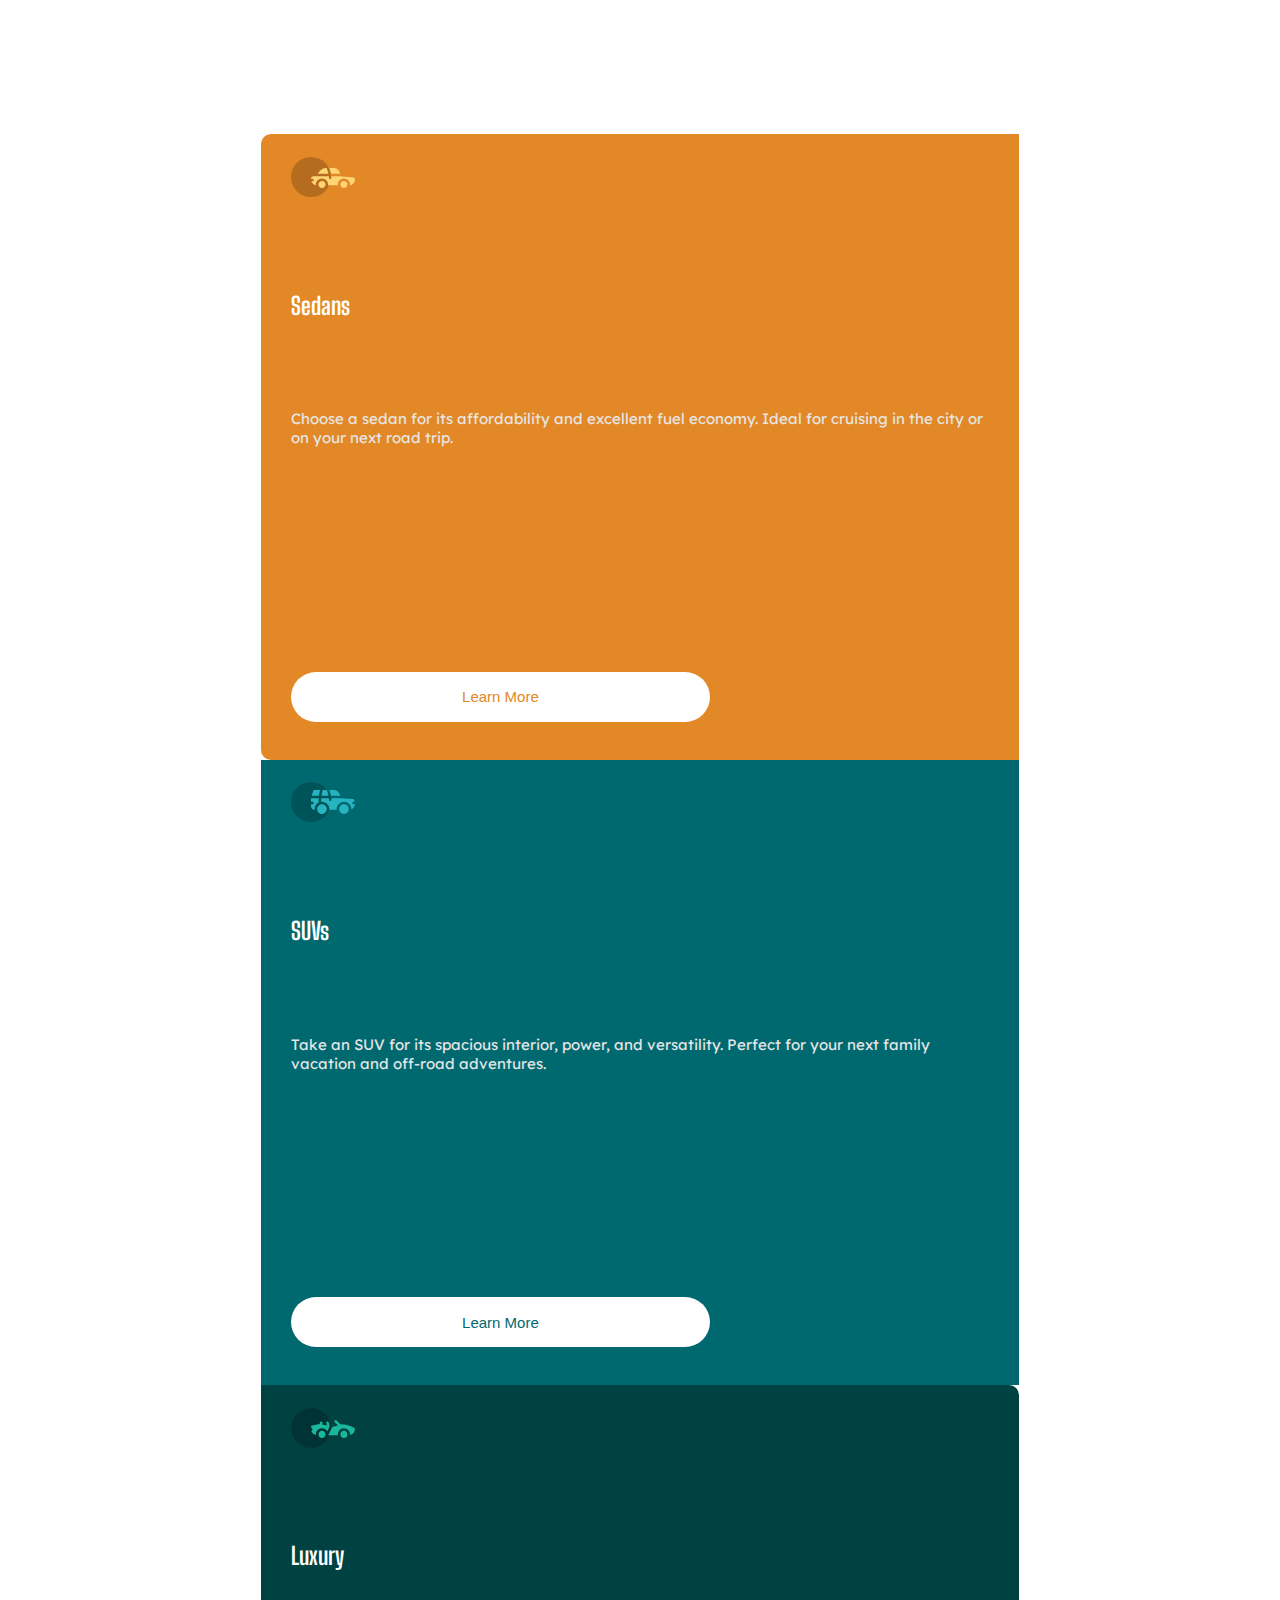
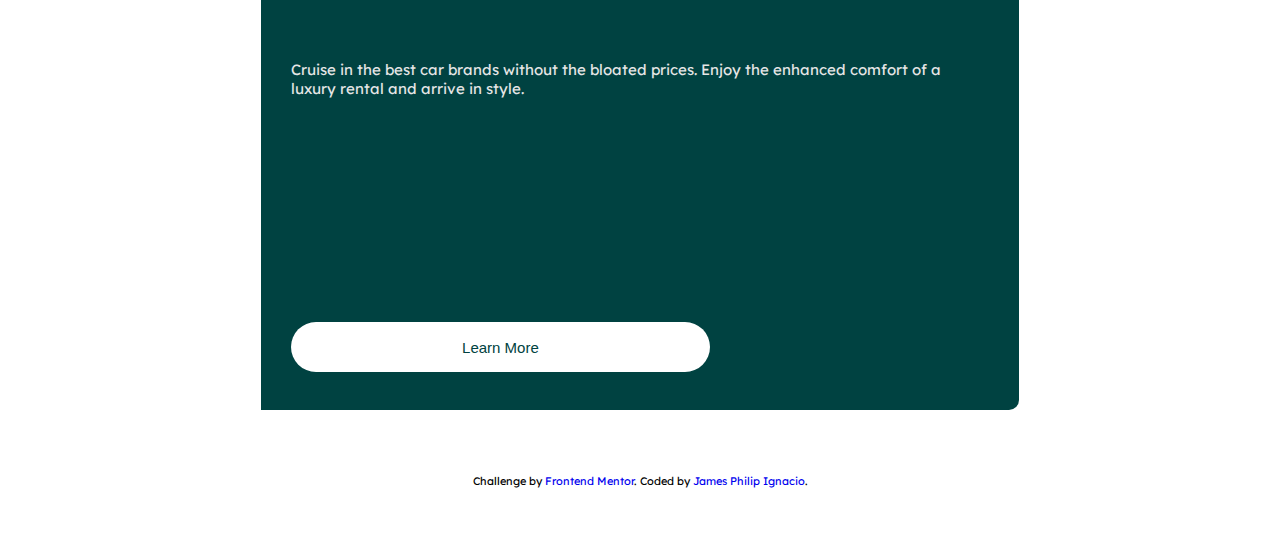
<file: 3-column-preview-card/index.html>
<!DOCTYPE html>
<html lang="en">

<head>
  <meta charset="UTF-8">
  <meta name="viewport" content="width=device-width, initial-scale=1.0">
  <!-- displays site properly based on user's device -->

  <link rel="icon" type="image/png" sizes="32x32" href="./images/favicon-32x32.png">

  <title>Frontend Mentor | 3-column preview card component</title>

  <!-- bootstrap css link -->
  <link href="https://cdn.jsdelivr.net/npm/bootstrap@5.2.0-beta1/dist/css/bootstrap.min.css" rel="stylesheet"
    integrity="sha384-0evHe/X+R7YkIZDRvuzKMRqM+OrBnVFBL6DOitfPri4tjfHxaWutUpFmBp4vmVor" crossorigin="anonymous">

  <!-- fontgoogle -->
  <link href="https://fonts.googleapis.com/css2?family=Big+Shoulders+Display:wght@700&family=Lexend+Deca&display=swap"
    rel="stylesheet">

  <link rel="stylesheet" href="style.css">
</head>

<body>

  <div class="row main-div">
    <div class="col-lg-4 col-sm-12 car-model sedans">
      <img src="images/icon-sedans.svg" alt="">
      <h2>Sedans</h2>
      <P>Choose a sedan for its affordability and excellent fuel economy. Ideal for cruising in the city
        or on your next road trip.</P>
        <button class="learn-more-btn">Learn More</button>
    </div>

    <div class="col-lg-4 col-sm-12 car-model suvs">
      <img src="images/icon-suvs.svg" alt="">
      <h2>SUVs</h2>
      <P>Take an SUV for its spacious interior, power, and versatility. Perfect for your next family vacation
        and off-road adventures.</P>
        <button class="learn-more-btn">Learn More</button>
    </div>

    <div class="col-lg-4 col-sm-12 car-model luxury">
      <img src="images/icon-luxury.svg" alt="">
      <h2>Luxury</h2>
      <P>Cruise in the best car brands without the bloated prices. Enjoy the enhanced comfort of a luxury
        rental and arrive in style. </P>

      <button class="learn-more-btn">Learn More</button>
    </div>

  </div>

  <div class="attribution">
    Challenge by <a href="https://www.frontendmentor.io?ref=challenge" target="_blank">Frontend Mentor</a>.
    Coded by <a href="https://www.linkedin.com/in/james-philip-ignacio-34a206208/">James Philip Ignacio</a>.
  </div>



  <!-- bootstrap js link -->
  <script src="https://cdn.jsdelivr.net/npm/bootstrap@5.2.0-beta1/dist/js/bootstrap.bundle.min.js"
    integrity="sha384-pprn3073KE6tl6bjs2QrFaJGz5/SUsLqktiwsUTF55Jfv3qYSDhgCecCxMW52nD2"
    crossorigin="anonymous"></script>
</body>

</html>
</file>
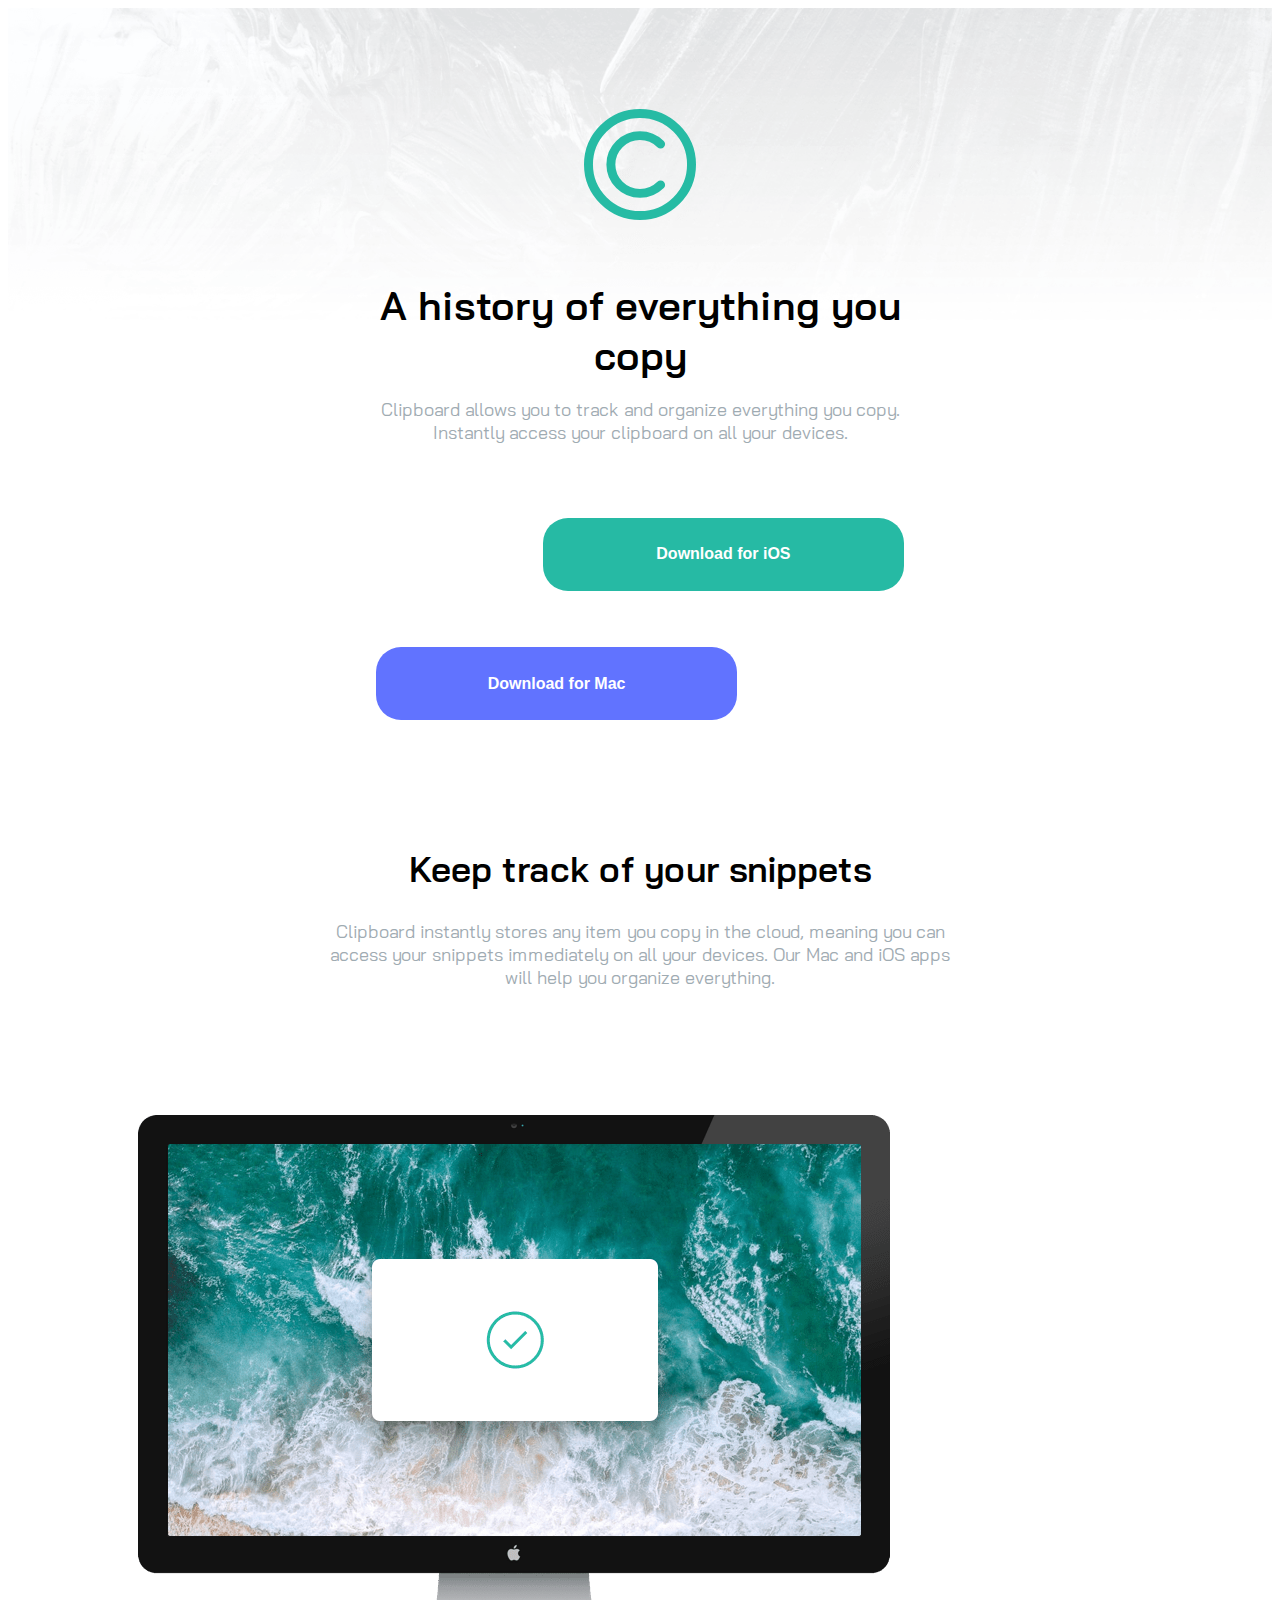
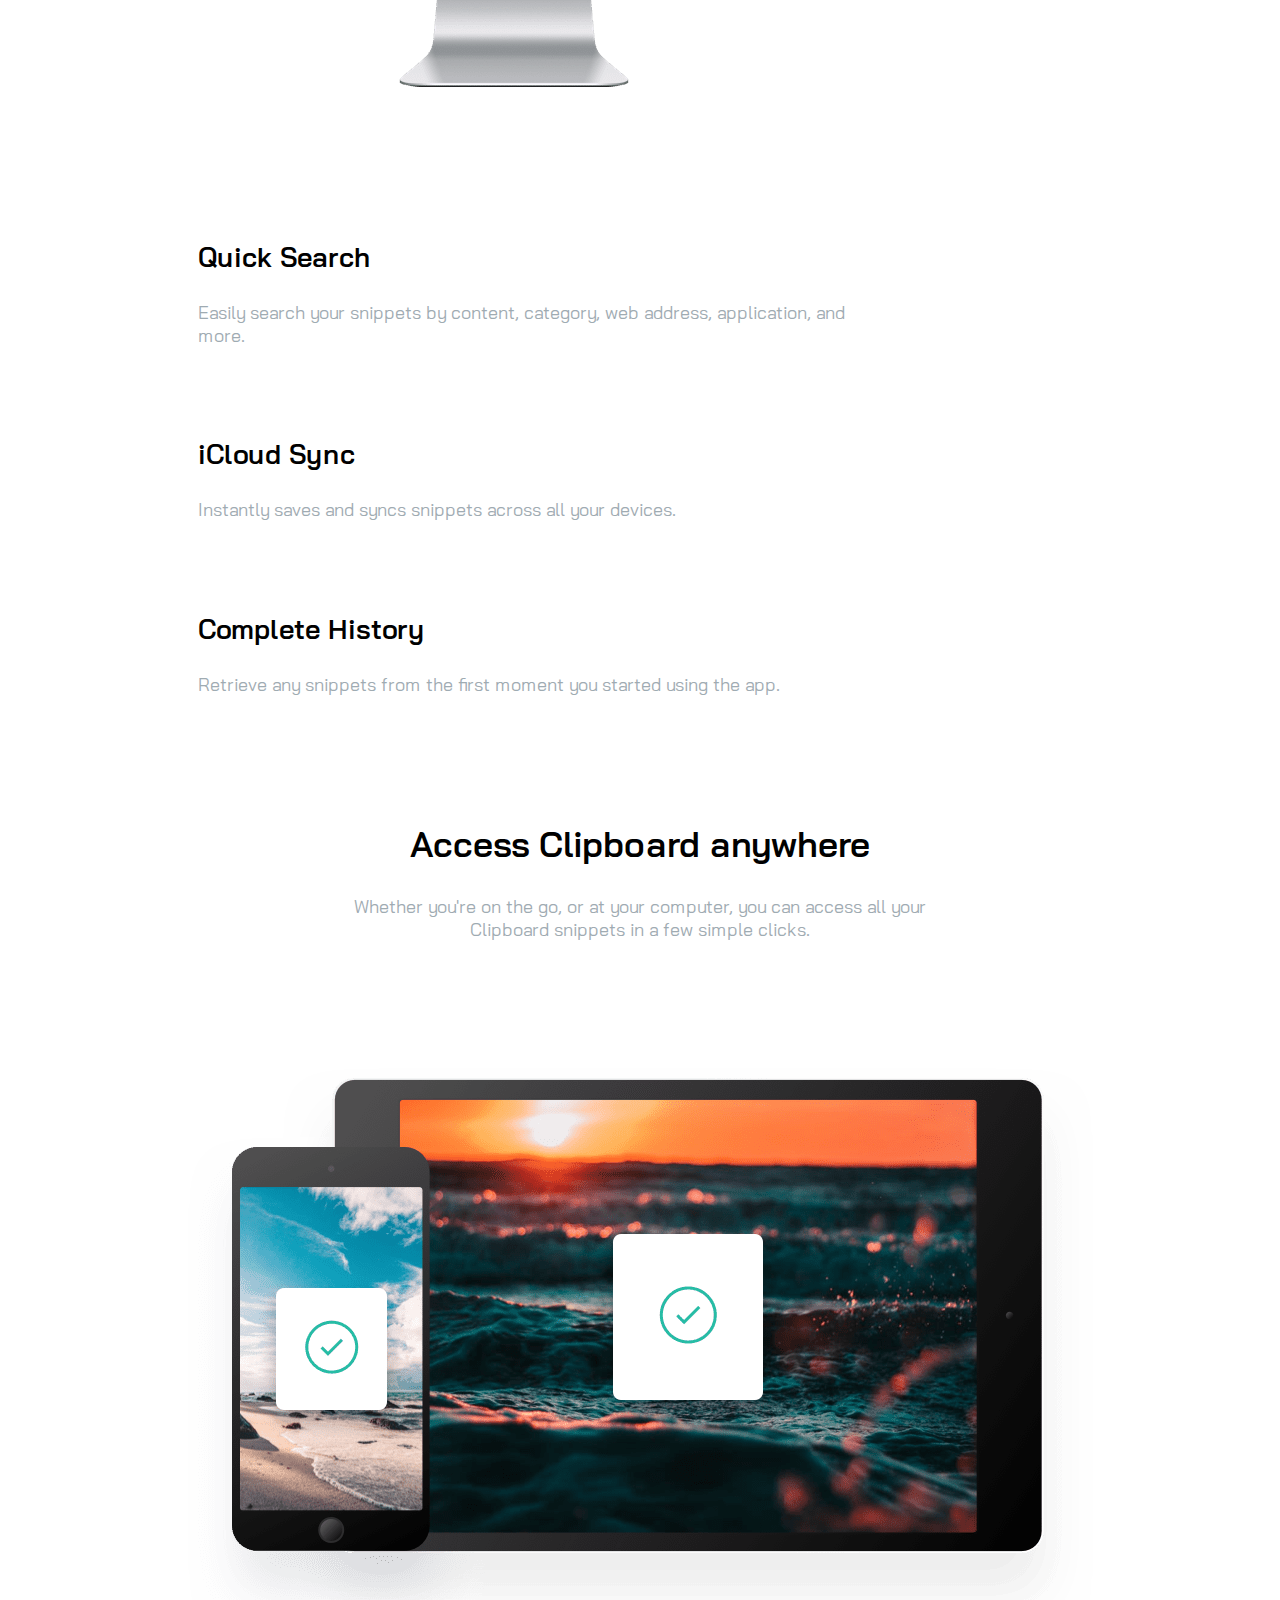
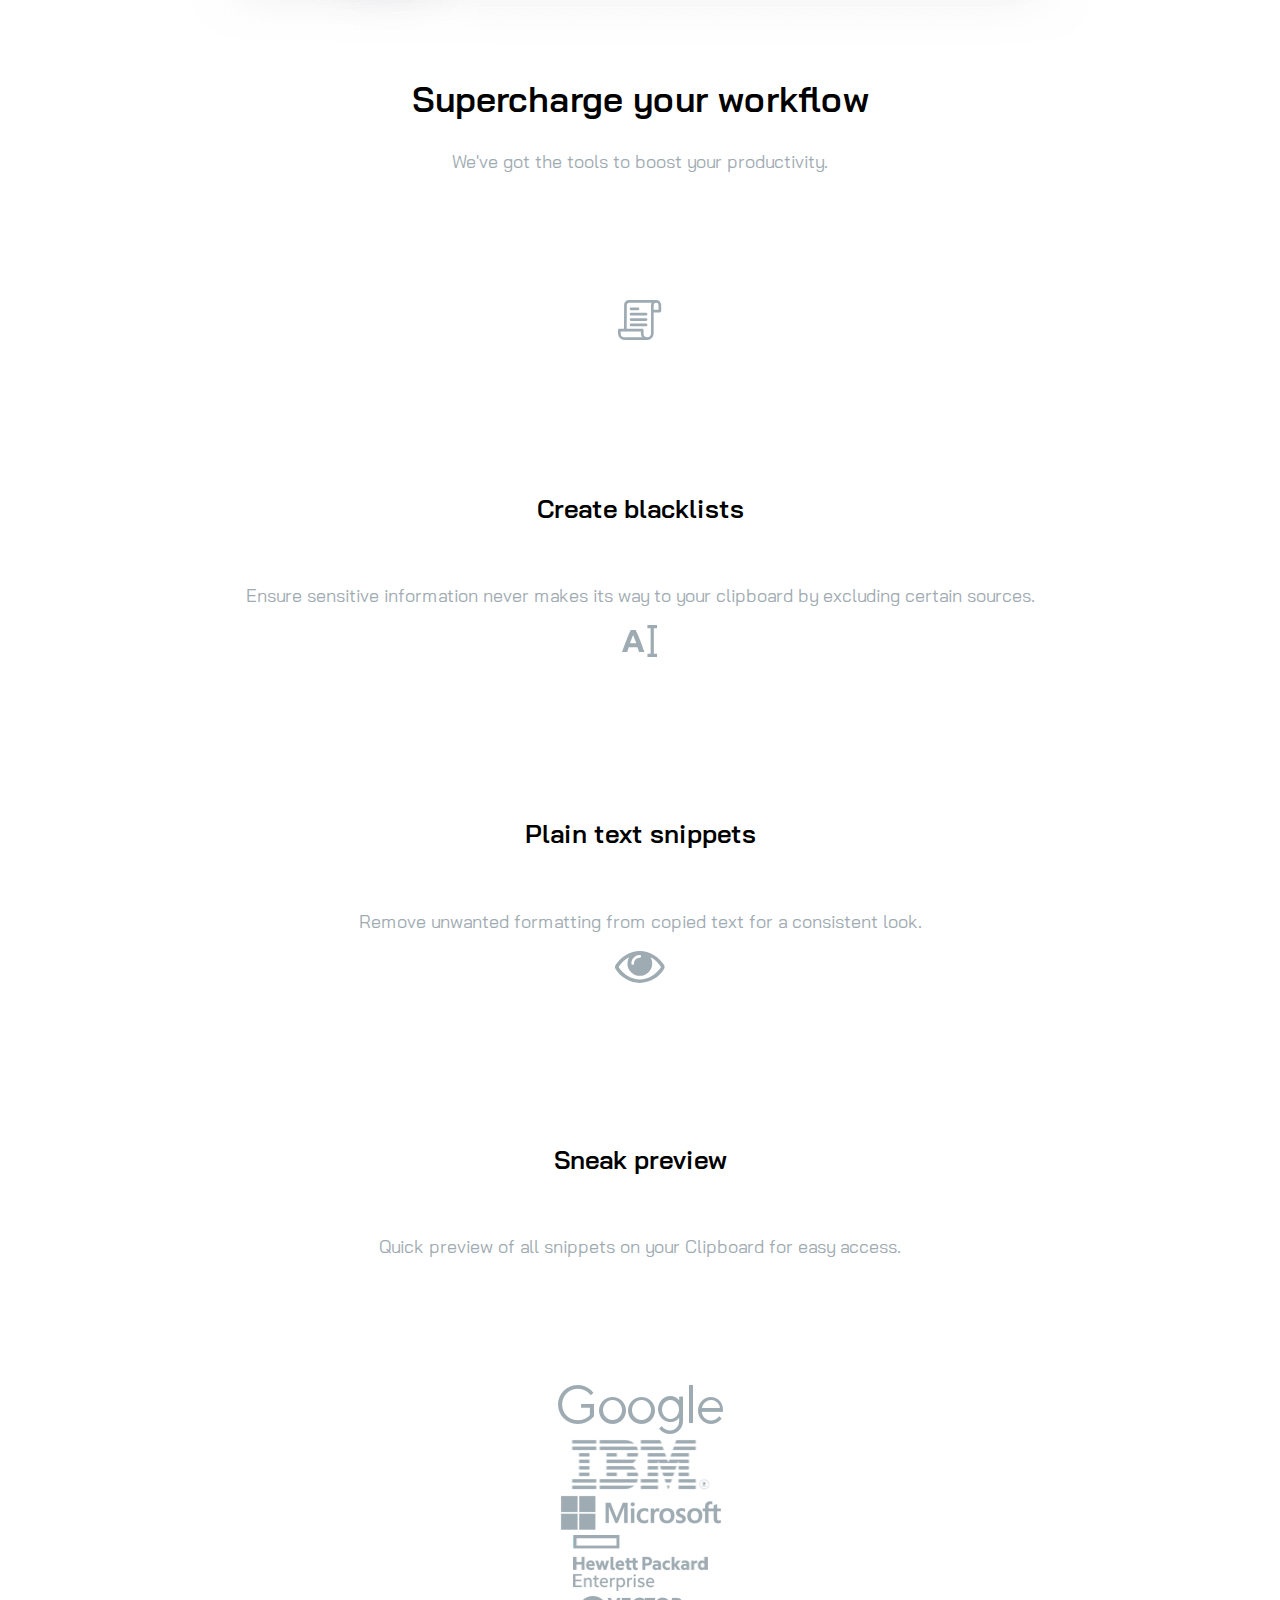
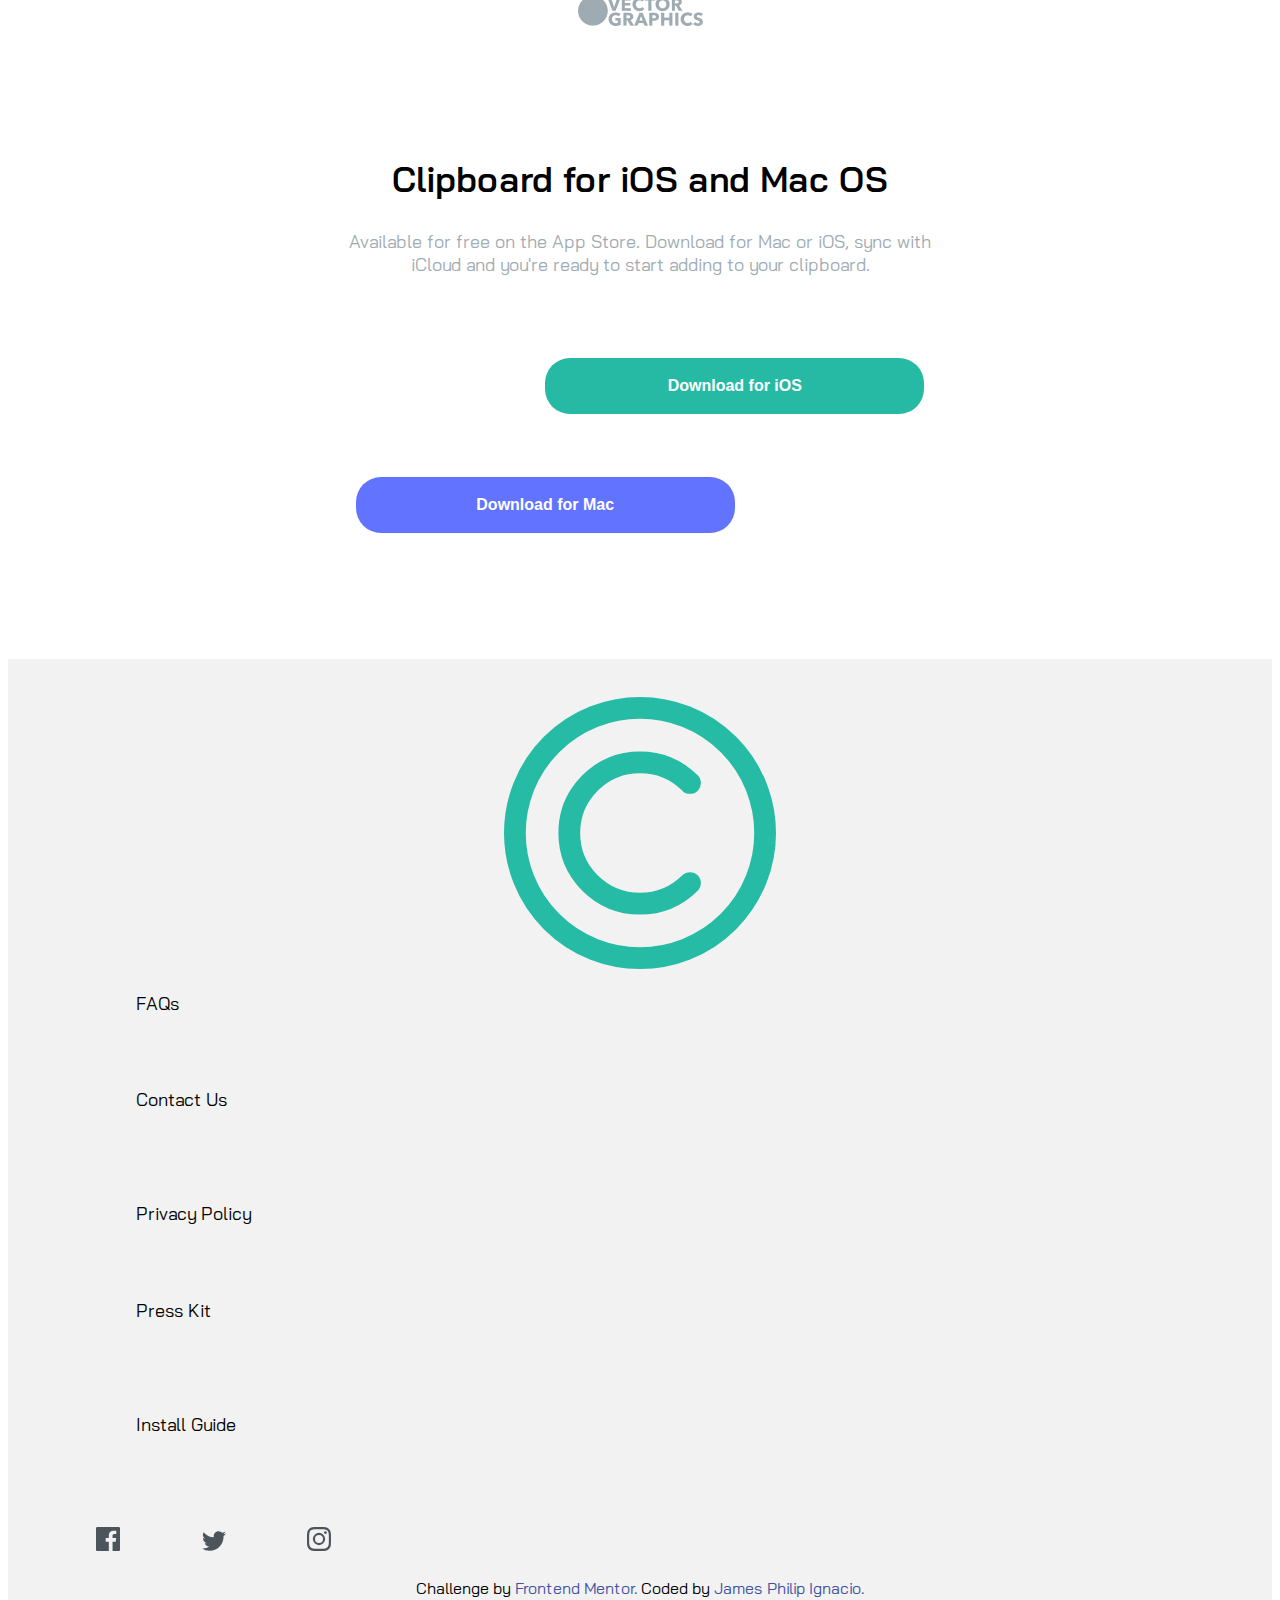
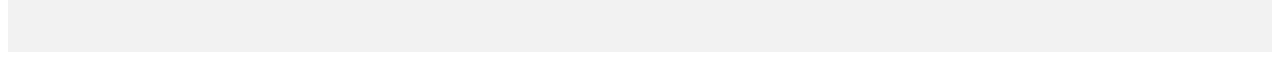
<file: clipboard-landing-page/index.html>
<!DOCTYPE html>
<html lang="en">

<head>
  <meta charset="UTF-8">
  <meta name="viewport" content="width=device-width, initial-scale=1.0">
  <!-- displays site properly based on user's device -->

  <link rel="icon" type="image/png" sizes="32x32" href="./images/favicon-32x32.png">

  <title>Frontend Mentor | Clipboard landing page</title>

  <!-- bootstrap css link -->
  <link href="https://cdn.jsdelivr.net/npm/bootstrap@5.2.0-beta1/dist/css/bootstrap.min.css" rel="stylesheet"
    integrity="sha384-0evHe/X+R7YkIZDRvuzKMRqM+OrBnVFBL6DOitfPri4tjfHxaWutUpFmBp4vmVor" crossorigin="anonymous">

  <!-- fontgoogle -->
  <link href="https://fonts.googleapis.com/css2?family=Bai+Jamjuree:wght@400;600&display=swap" rel="stylesheet">

  <link rel="stylesheet" href="style.css">
</head>

<body>
  <!-- section 1 -->
  <section id="section1">
    <div>
      <img src="images/logo.svg" alt="">
      <h1>A history of everything you copy</h1>

      <p>Clipboard allows you to track and organize everything you
        copy. Instantly access your clipboard on all your devices.</p>

      <div class="row">
        <div class="col-lg-6 col-md-12">
          <button class="btn-ios">Download for iOS</button>
        </div>
        <div class="col-lg-6 col-md-12">
          <button class="btn-mac">Download for Mac</button>
        </div>
      </div>
    </div>
  </section>

  <!-- section 2 -->
  <section id="section2">
    <h2>Keep track of your snippets</h2>

    <p>Clipboard instantly stores any item you copy in the cloud,
      meaning you can access your snippets immediately on all your
      devices. Our Mac and iOS apps will help you organize everything.</p>

  </section>

  <!-- section 3 -->
  <section id="section3">

    <div class="row">
      <div class="col-lg-6 col-md-12">
        <img src="images/image-computer.png" alt="">
      </div>
      <div class="col-lg-6 col-md-12">
        <div class="content">
          <h3>Quick Search</h3>
          <p>Easily search your snippets by content, category, web address, application, and more.</p>

          <h3>iCloud Sync</h3>
          <p>Instantly saves and syncs snippets across all your devices.</p>

          <h3>Complete History</h3>
          <p>Retrieve any snippets from the first moment you started using the app.</p>
        </div>
      </div>
    </div>
  </section>

  <!-- section 4 -->
  <section id="section4">
    <h2>Access Clipboard anywhere</h2>
    <p>Whether you&apos;re on the go, or at your computer, you can access all your Clipboard
      snippets in a few simple clicks.</p>
  </section>

  <!-- image between section 4 and section 5 -->
  <img src="images/image-devices.png" alt="" class="img-between-sec4-5">

  <!-- section 5 -->
  <section id="section5">
    <h2>Supercharge your workflow</h2>

    <p>We&apos;ve got the tools to boost your productivity.</p>
  </section>


  <!-- section 6 -->
  <section id="section6">
    <div class="row">
      <div class="col-lg-4 col-md-12">
        <img src="images/icon-blacklist.svg" alt="">
        <h3>Create blacklists</h3>
        <p>Ensure sensitive information never makes its way to your clipboard by excluding certain sources.</p>
      </div>

      <div class="col-lg-4 col-md-12">
        <img src="images/icon-text.svg" alt="">
        <h3>Plain text snippets</h3>
        <p>Remove unwanted formatting from copied text for a consistent look.</p>
      </div>

      <div class="col-lg-4 col-md-12">
        <img src="images/icon-preview.svg" alt="">
        <h3>Sneak preview</h3>
        <p>Quick preview of all snippets on your Clipboard for easy access.</p>
      </div>
    </div>
  </section>

  <!-- section 7 -->
  <section id="section7">
    <div class="row">
      <div class="col">
        <img src="images/logo-google.png" alt="">
      </div>
      <div class="col">
        <img src="images/logo-ibm.png" alt="">
      </div>
      <div class="col">
        <img src="images/logo-microsoft.png" alt="">
      </div>
      <div class="col">
        <img src="images/logo-hp.png" alt="">
      </div>
      <div class="col">
        <img src="images/logo-vector-graphics.png" alt="">
      </div>
    </div>
  </section>


  <!-- section 8 -->
  <section id="section8">
    <h2>Clipboard for iOS and Mac OS </h2>

    <p>Available for free on the App Store. Download for Mac or iOS, sync with iCloud
      and you&apos;re ready to start adding to your clipboard. </p>

    <div class="row">
      <div class="col-lg-6 col-md-12">
        <button class="btn-ios">Download for iOS</button>
      </div>
      <div class="col-lg-6 col-md-12">
        <button class="btn-mac">Download for Mac</button>
      </div>
    </div>
  </section>

  <!-- footer -->
  <section id="footer">
    <div class="row">
      <div class="col-lg-2 col-md-12">
        <img src="images/logo.svg" alt="" class="logo">
      </div>
      <div class="col-lg-8 col-md-12">
        <div class="row">
          <div class="col-lg-4 col-md-12">
            <ul>
              <li>FAQs</li>
              <li>Contact Us</li>
            </ul>
          </div>
          <div class="col-lg-4 col-md-12">
            <ul>
              <li>Privacy Policy</li>
              <li>Press Kit</li>
            </ul>
          </div>
          <div class="col-lg-4 col-md-12">
            <ul>
              <li>Install Guide</li>
            </ul>
          </div>
        </div>

      </div>
      <div class="col-lg-2 col-md-12 social-media-icon">
        <img src="images/icon-facebook.svg" alt="">
        <img src="images/icon-twitter.svg" alt="">
        <img src="images/icon-instagram.svg" alt="">
      </div>
    </div>

    <div class="attribution">
      <p> Challenge by <a href="https://www.frontendmentor.io?ref=challenge" target="_blank">Frontend Mentor.</a>
        Coded by <a href="https://www.linkedin.com/in/james-philip-ignacio-34a206208/">James Philip Ignacio.</a></p>
    </div>
  </section>


  <!-- bootstrap js link -->
  <script src="https://cdn.jsdelivr.net/npm/bootstrap@5.2.0-beta1/dist/js/bootstrap.bundle.min.js"
    integrity="sha384-pprn3073KE6tl6bjs2QrFaJGz5/SUsLqktiwsUTF55Jfv3qYSDhgCecCxMW52nD2"
    crossorigin="anonymous"></script>
</body>

</html>
</file>
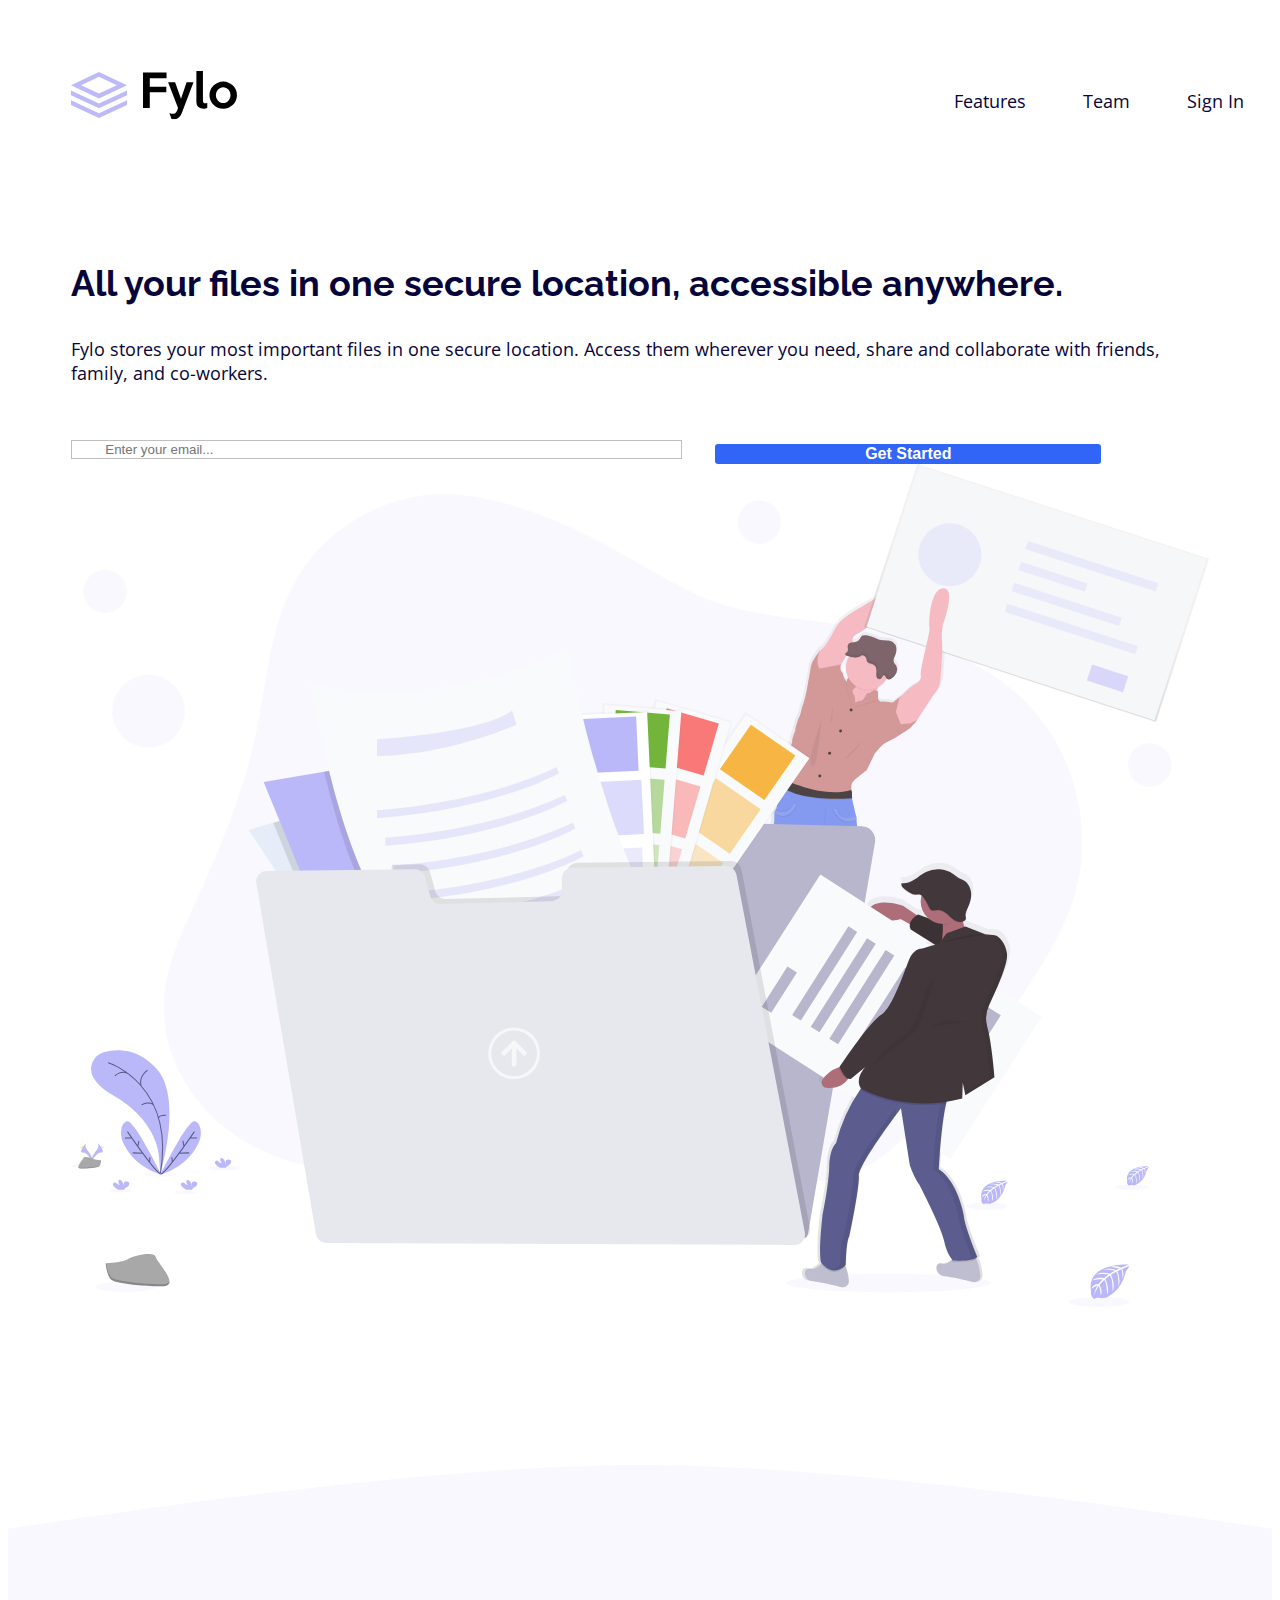
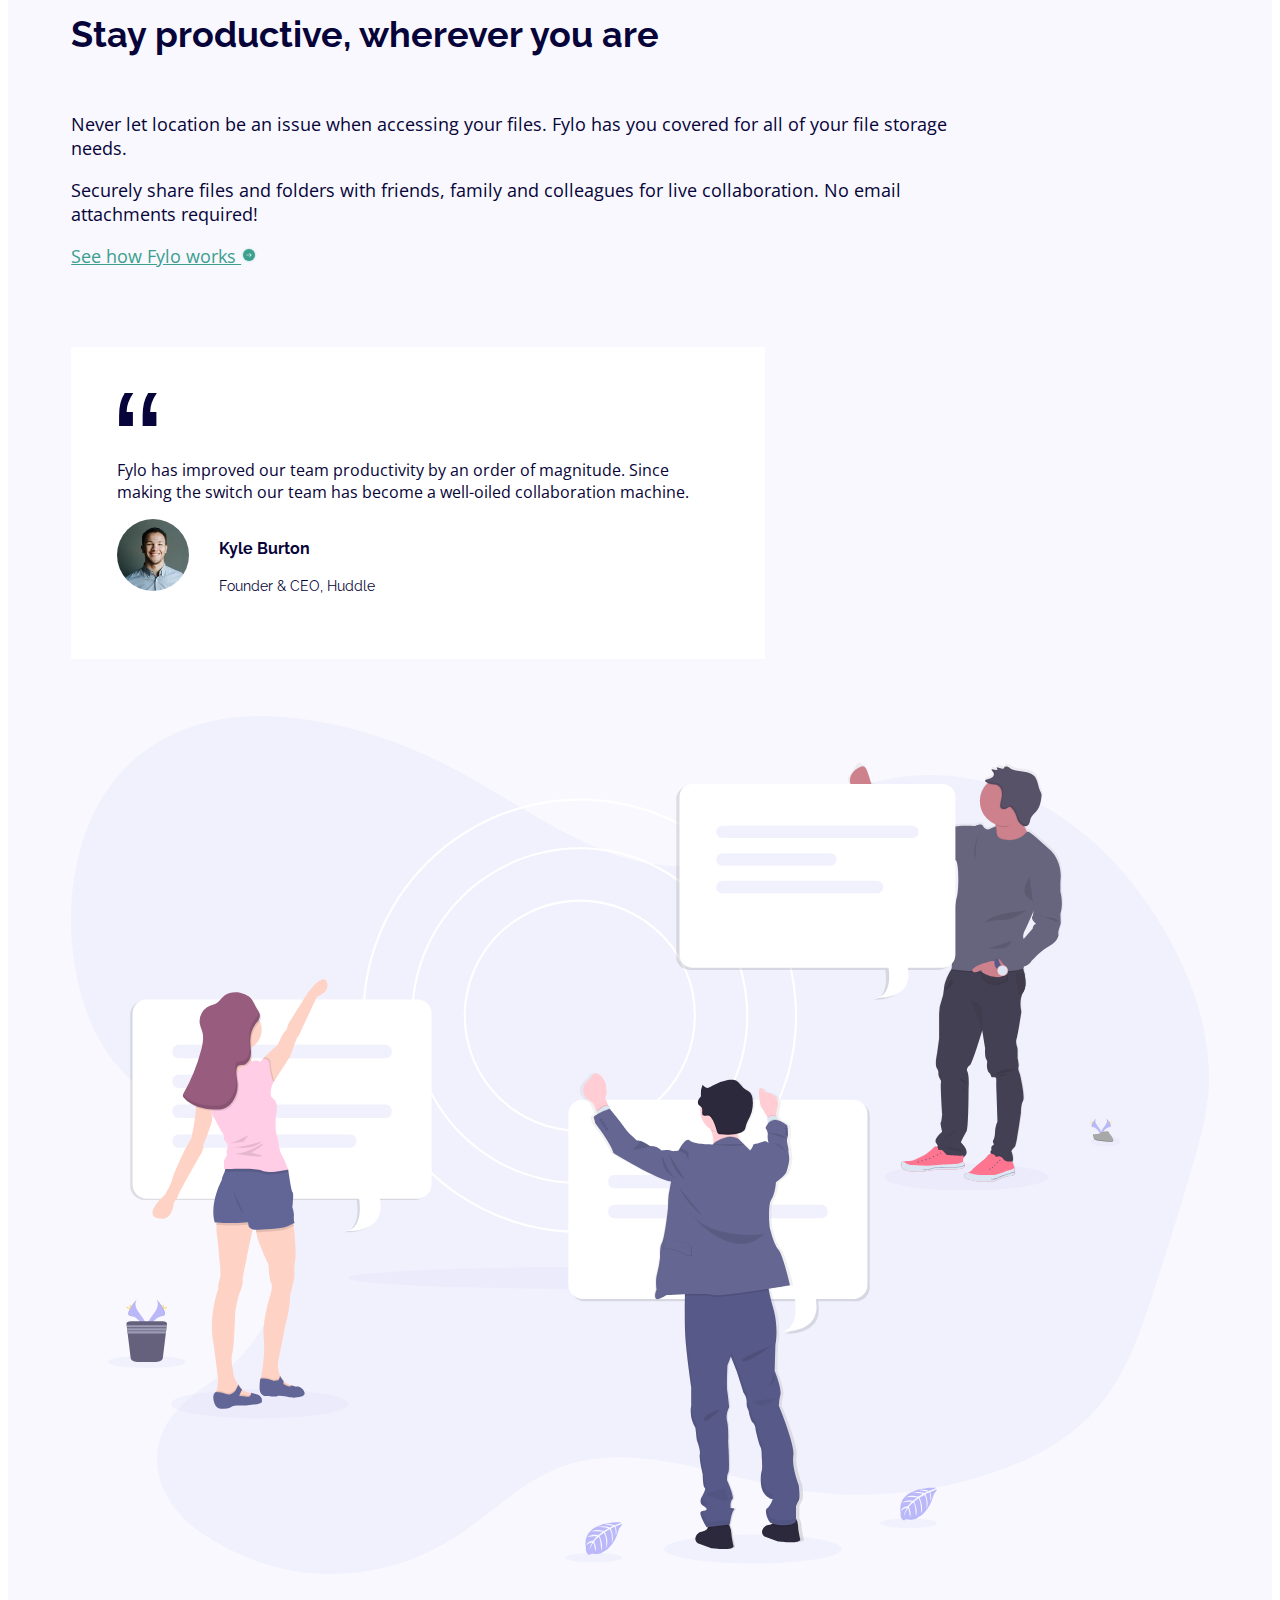
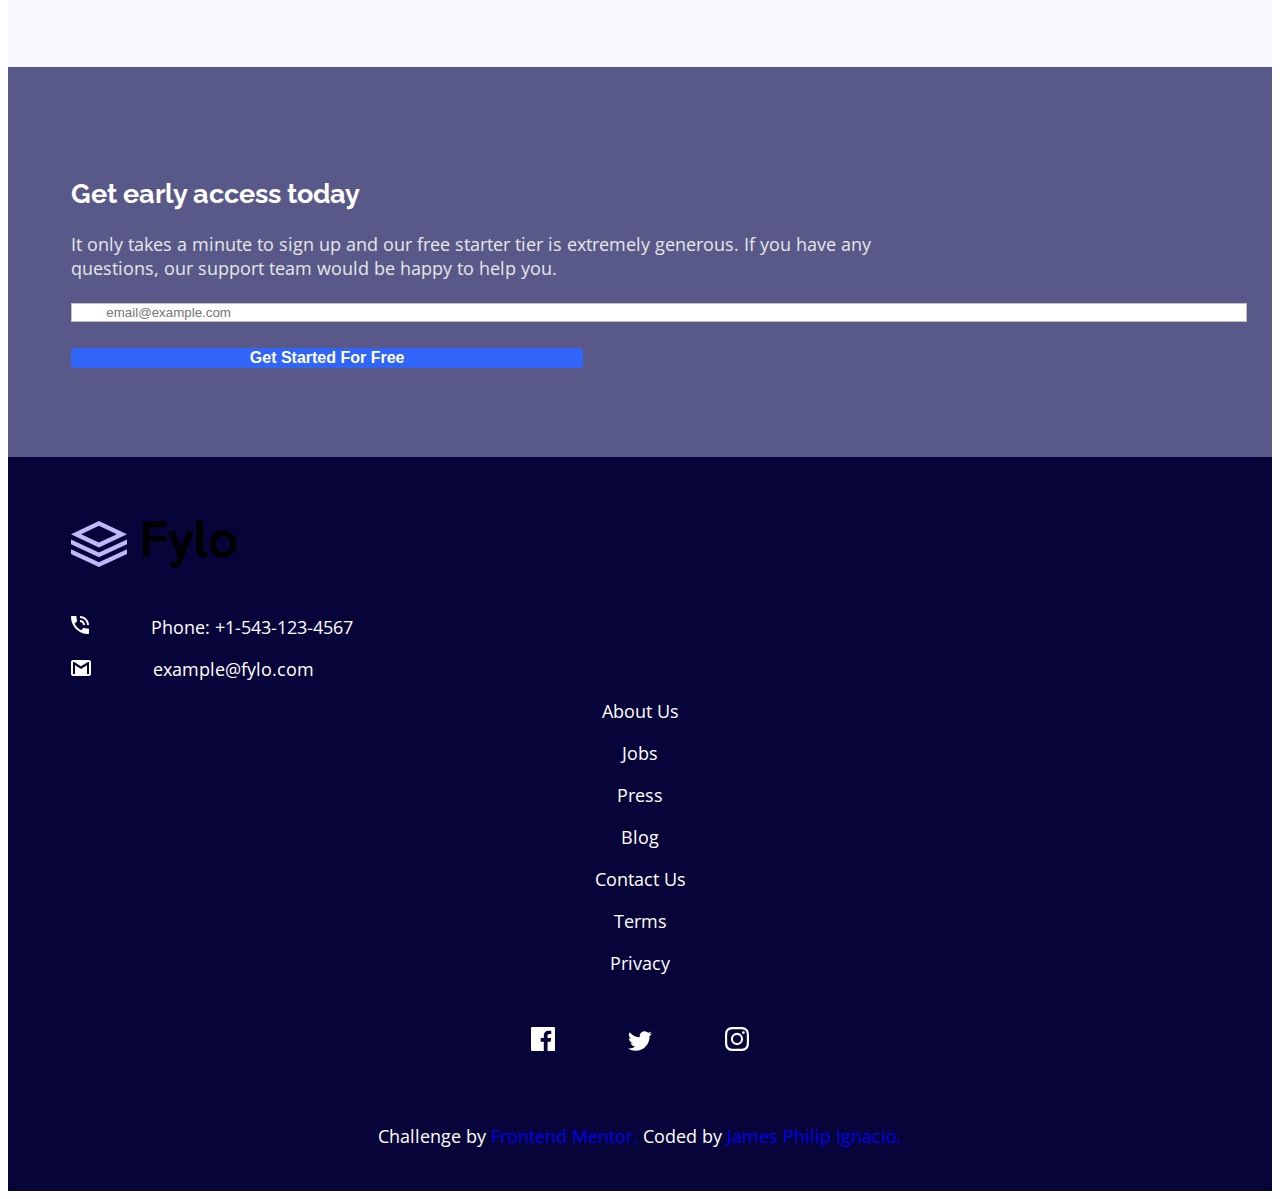
<file: fylo-landing-page-with-two-column-layout/index.html>
<!DOCTYPE html>
<html lang="en">

<head>
  <meta charset="UTF-8">
  <meta name="viewport" content="width=device-width, initial-scale=1.0">
  <!-- displays site properly based on user's device -->

  <link rel="icon" type="image/png" sizes="32x32" href="./images/favicon-32x32.png">

  <title>Frontend Mentor | Fylo landing page with two column layout</title>

  <!-- bootstrap css link -->
  <link href="https://cdn.jsdelivr.net/npm/bootstrap@5.2.0-beta1/dist/css/bootstrap.min.css" rel="stylesheet"
    integrity="sha384-0evHe/X+R7YkIZDRvuzKMRqM+OrBnVFBL6DOitfPri4tjfHxaWutUpFmBp4vmVor" crossorigin="anonymous">

  <!-- fontgoogle -->
  <link href="https://fonts.googleapis.com/css2?family=Open+Sans&family=Raleway:wght@400;700&display=swap"
    rel="stylesheet">

  <link rel="stylesheet" href="style.css">
</head>

<body>


  <!-- heading section -->
  <section id="heading">
    <div class="row">
      <div class="col-lg-12">
        <img src="images/logo.svg" alt="" class="logo">
        <p>Features</p>
        <p>Team</p>
        <p>Sign In</p>
      </div>
    </div>
  </section>



  <!-- section 1 -->
  <section id="section1">
    <div class="row">
      <div class="mobile-img-div">
        <img src="images/illustration-1.svg" alt="" class="mobile-img">
      </div>
      <div class="col-lg-6 left-div">
        <h1>All your files in one secure location, accessible anywhere. </h1>

        <p>Fylo stores your most important files in one secure location.
          Access them wherever you need, share and collaborate with friends,
          family, and co-workers. </p>
        <input type="text" class="textbox" placeholder="Enter your email...">
        <button>Get Started</button>
      </div>

      <div class="col-lg-6">
        <img src="images/illustration-1.svg" alt="" class="desktop-img">
      </div>
    </div>
  </section>



  <!-- section 2 -->
  <section id="section2">
    <div class="row">
      <div>
        <img src="images/illustration-2.svg" alt="" class="mobile-img">
      </div>

      <div class="col-lg-7">
        <div class="top-left-div">
          <h1>Stay productive, wherever you are</h1>
          <p>Never let location be an issue when accessing your files. Fylo has you
            covered for all of your file storage needs.</p>
          <p>Securely share files and folders with friends, family and colleagues for
            live collaboration. No email attachments required!</p>
          <a href="">See how Fylo works <img src="images/icon-arrow.svg" alt="" class="arrow"></a>
        </div>

        <div class="testimony">
          <img src="images/icon-quotes.svg" alt="" class="quotes">
          <p>Fylo has improved our team productivity by an order of magnitude. Since
            making the switch our team has become a well-oiled collaboration machine.</p>
          <img src="images/avatar-testimonial.jpg" alt="" class="avatar">
          <h3>Kyle Burton</h3>
          <h4>Founder & CEO, Huddle</h4>
        </div>
      </div>

      <div class="col-lg-5">
        <img src="images/illustration-2.svg" alt="" class="desktop-img">
      </div>
    </div>
  </section>




  <!-- section 3 -->
  <section id="section3">
    <div class="row">
      <div class="col-lg-7">
        <h2>Get early access today</h2>
        <p>It only takes a minute to sign up and our free starter tier is extremely generous.
          If you have any questions, our support team would be happy to help you.</p>
      </div>

      <div class="col-lg-5">
        <input type="text" class="textbox" placeholder="email@example.com">
        <br>
        <button>Get Started For Free</button>
      </div>
    </div>
  </section>




  <!-- footer -->
  <section id="footer">
    <img src="images/logo.svg" alt="" class="logo">
    <div class="row">
      <div class="col-lg-4">
        <p><img src="images/icon-phone.svg" alt="" class="contact-icon"> Phone: +1-543-123-4567</p>
        <p><img src="images/icon-email.svg" alt="" class="contact-icon"> example@fylo.com</p>
      </div>
      <div class="col-lg-4 footerlinks">
        <div class="row">
          <div class="col-lg-6">
            <p>About Us</p>
            <p>Jobs</p>
            <p>Press</p>
            <p>Blog</p>

          </div>
          <div class="col-lg-6">
            <p>Contact Us</p>
            <p>Terms</p>
            <p>Privacy</p>
          </div>
        </div>
      </div>
      <div class="col-lg-4 social-media-icon-div">
        <img src="images/icon-facebook.svg" alt="" class="social-media-icon">
        <img src="images/icon-twitter.svg" alt="" class="social-media-icon">
        <img src="images/icon-instagram.svg" alt="" class="social-media-icon">
      </div>
    </div>

    <div class="attribution">
      <p> Challenge by <a href="https://www.frontendmentor.io?ref=challenge" target="_blank">Frontend Mentor.</a>
        Coded by <a href="https://www.linkedin.com/in/james-philip-ignacio-34a206208/">James Philip Ignacio.</a></p>
    </div>
  </section>



  <!-- bootstrap js link -->
  <script src="https://cdn.jsdelivr.net/npm/bootstrap@5.2.0-beta1/dist/js/bootstrap.bundle.min.js"
    integrity="sha384-pprn3073KE6tl6bjs2QrFaJGz5/SUsLqktiwsUTF55Jfv3qYSDhgCecCxMW52nD2"
    crossorigin="anonymous"></script>
</body>

</html>
</file>
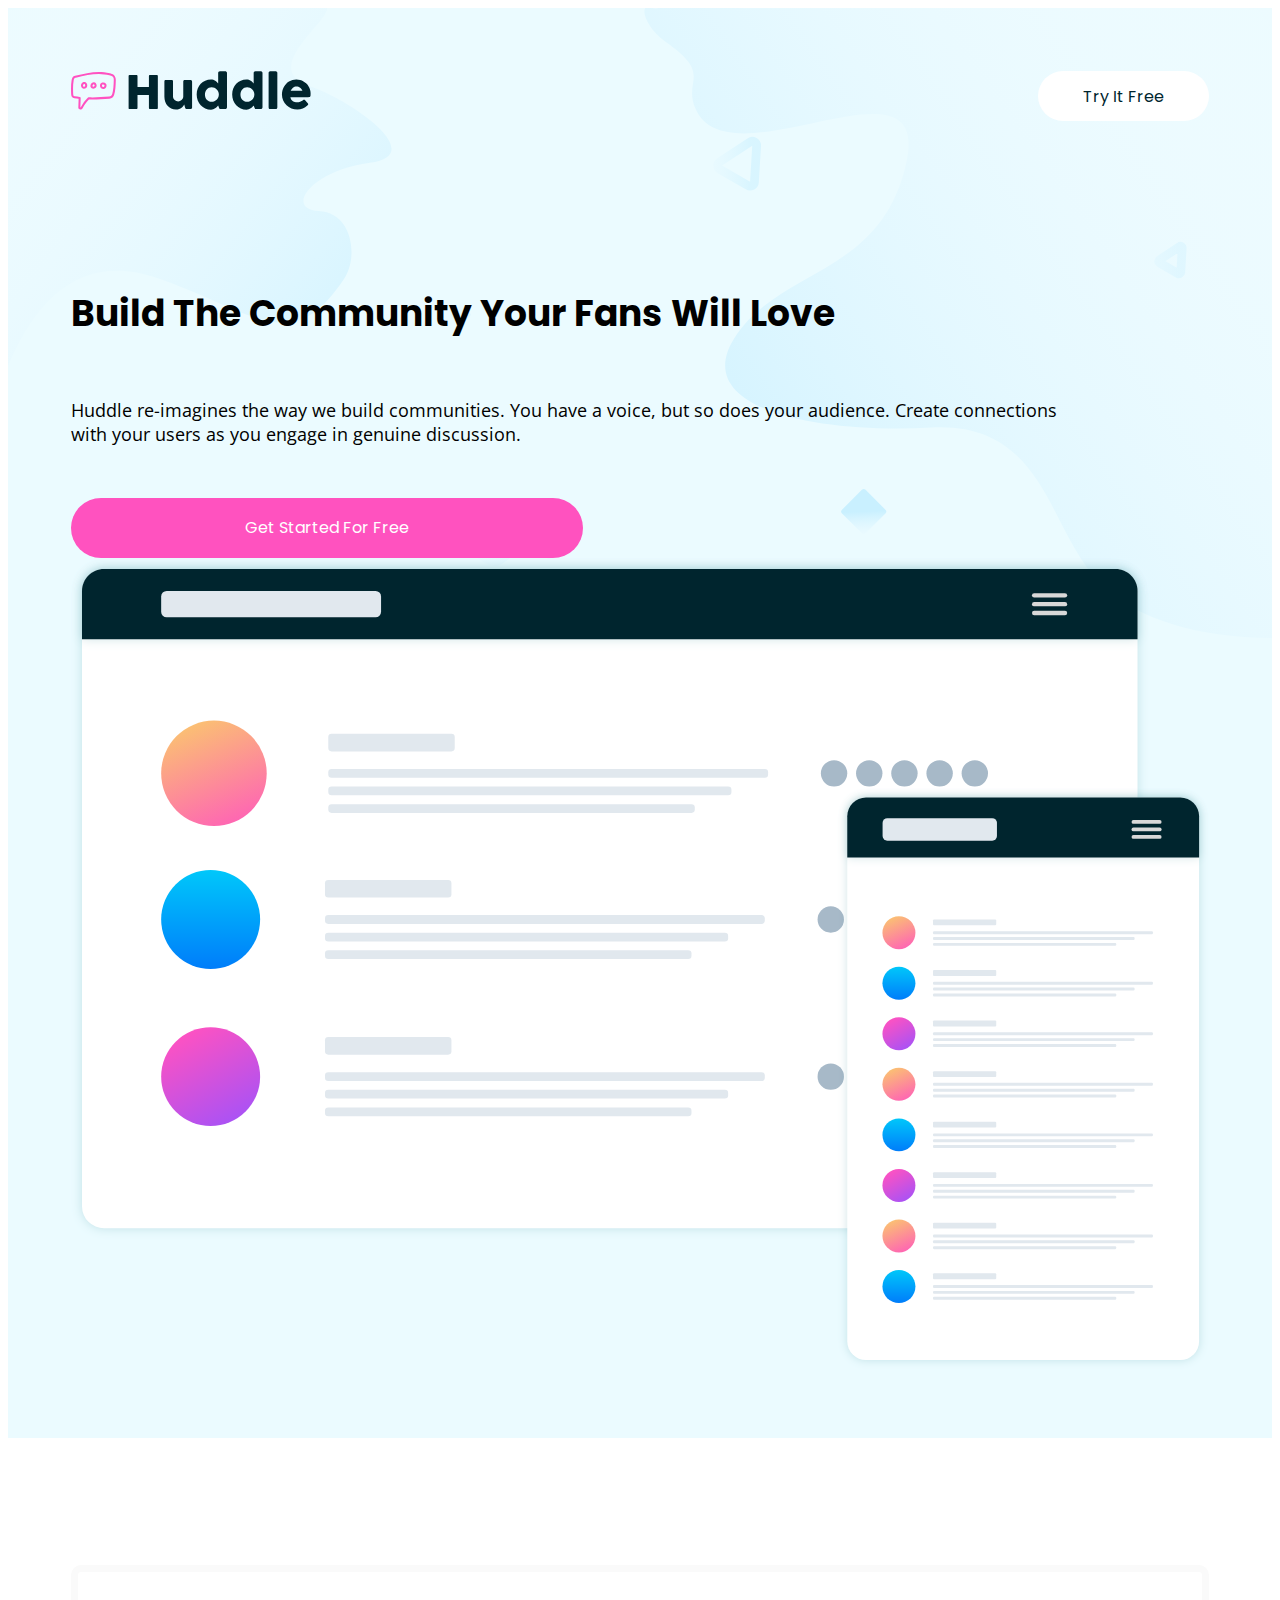
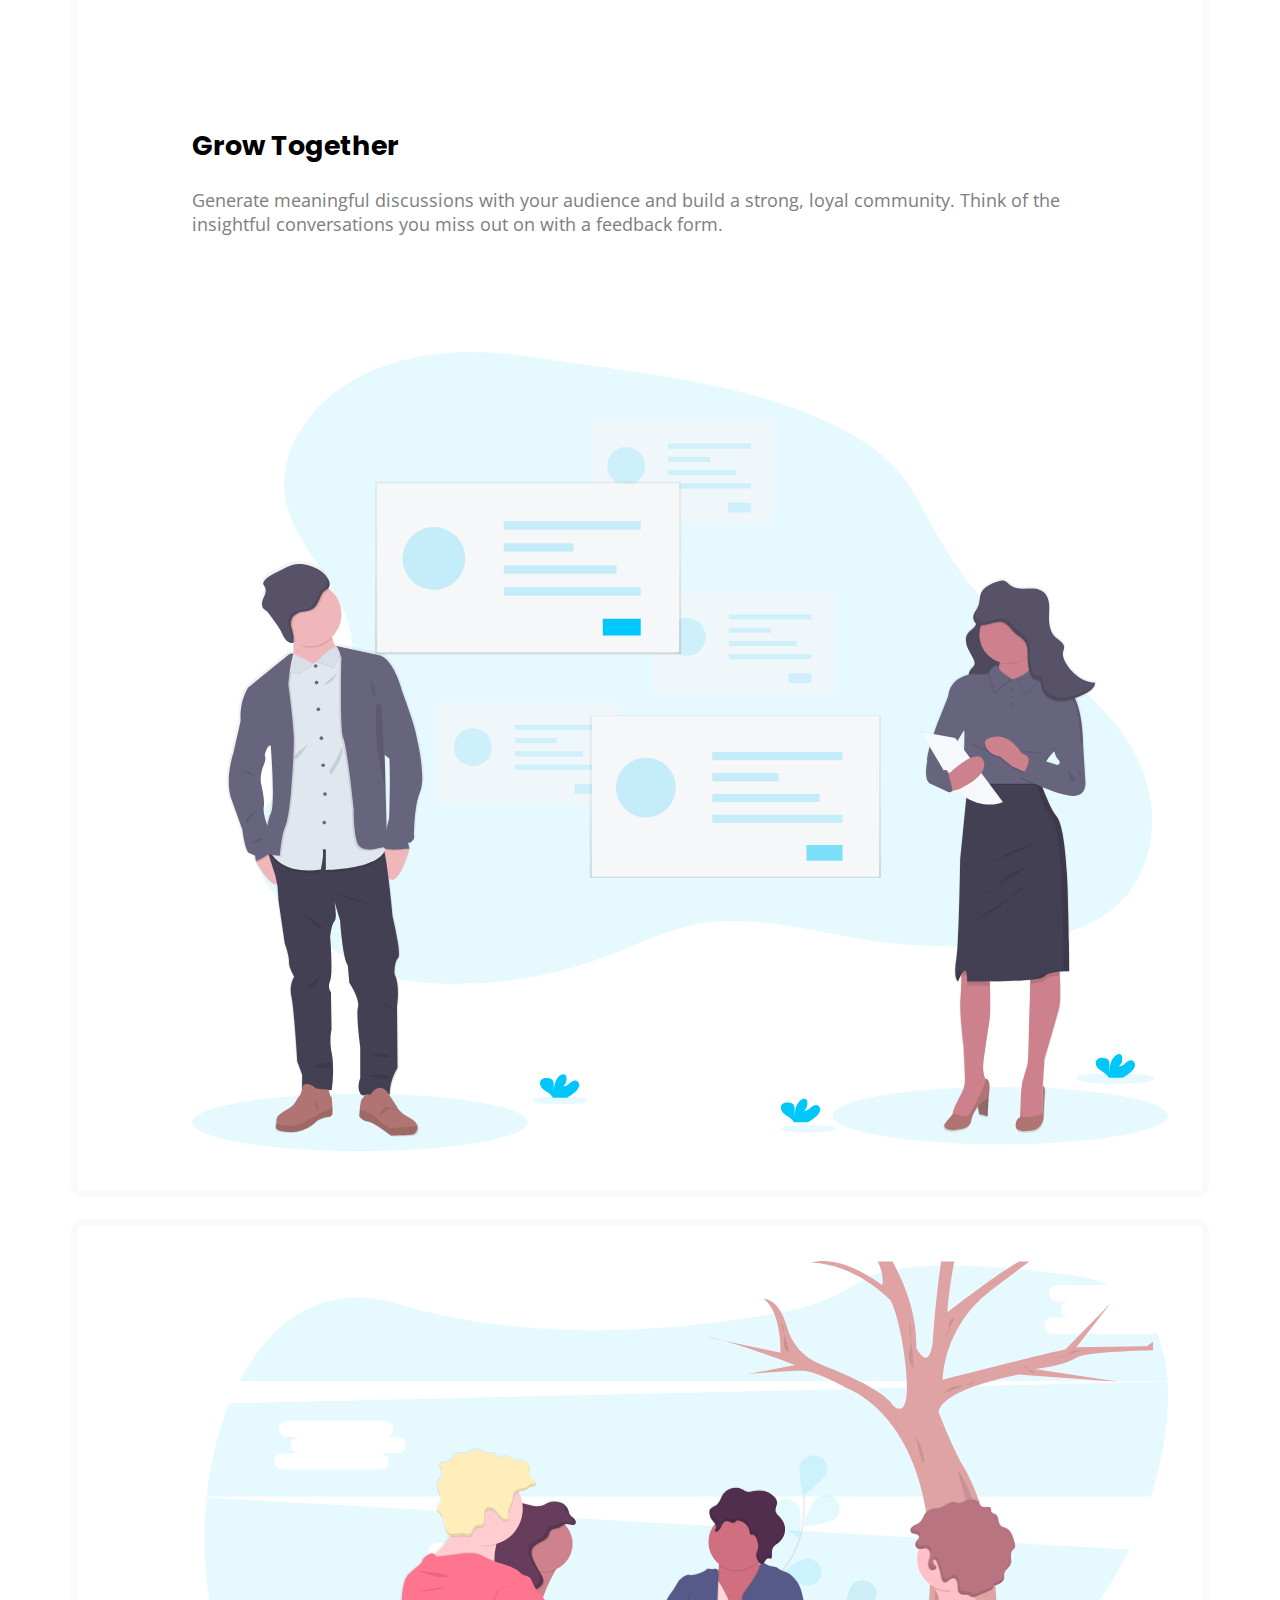
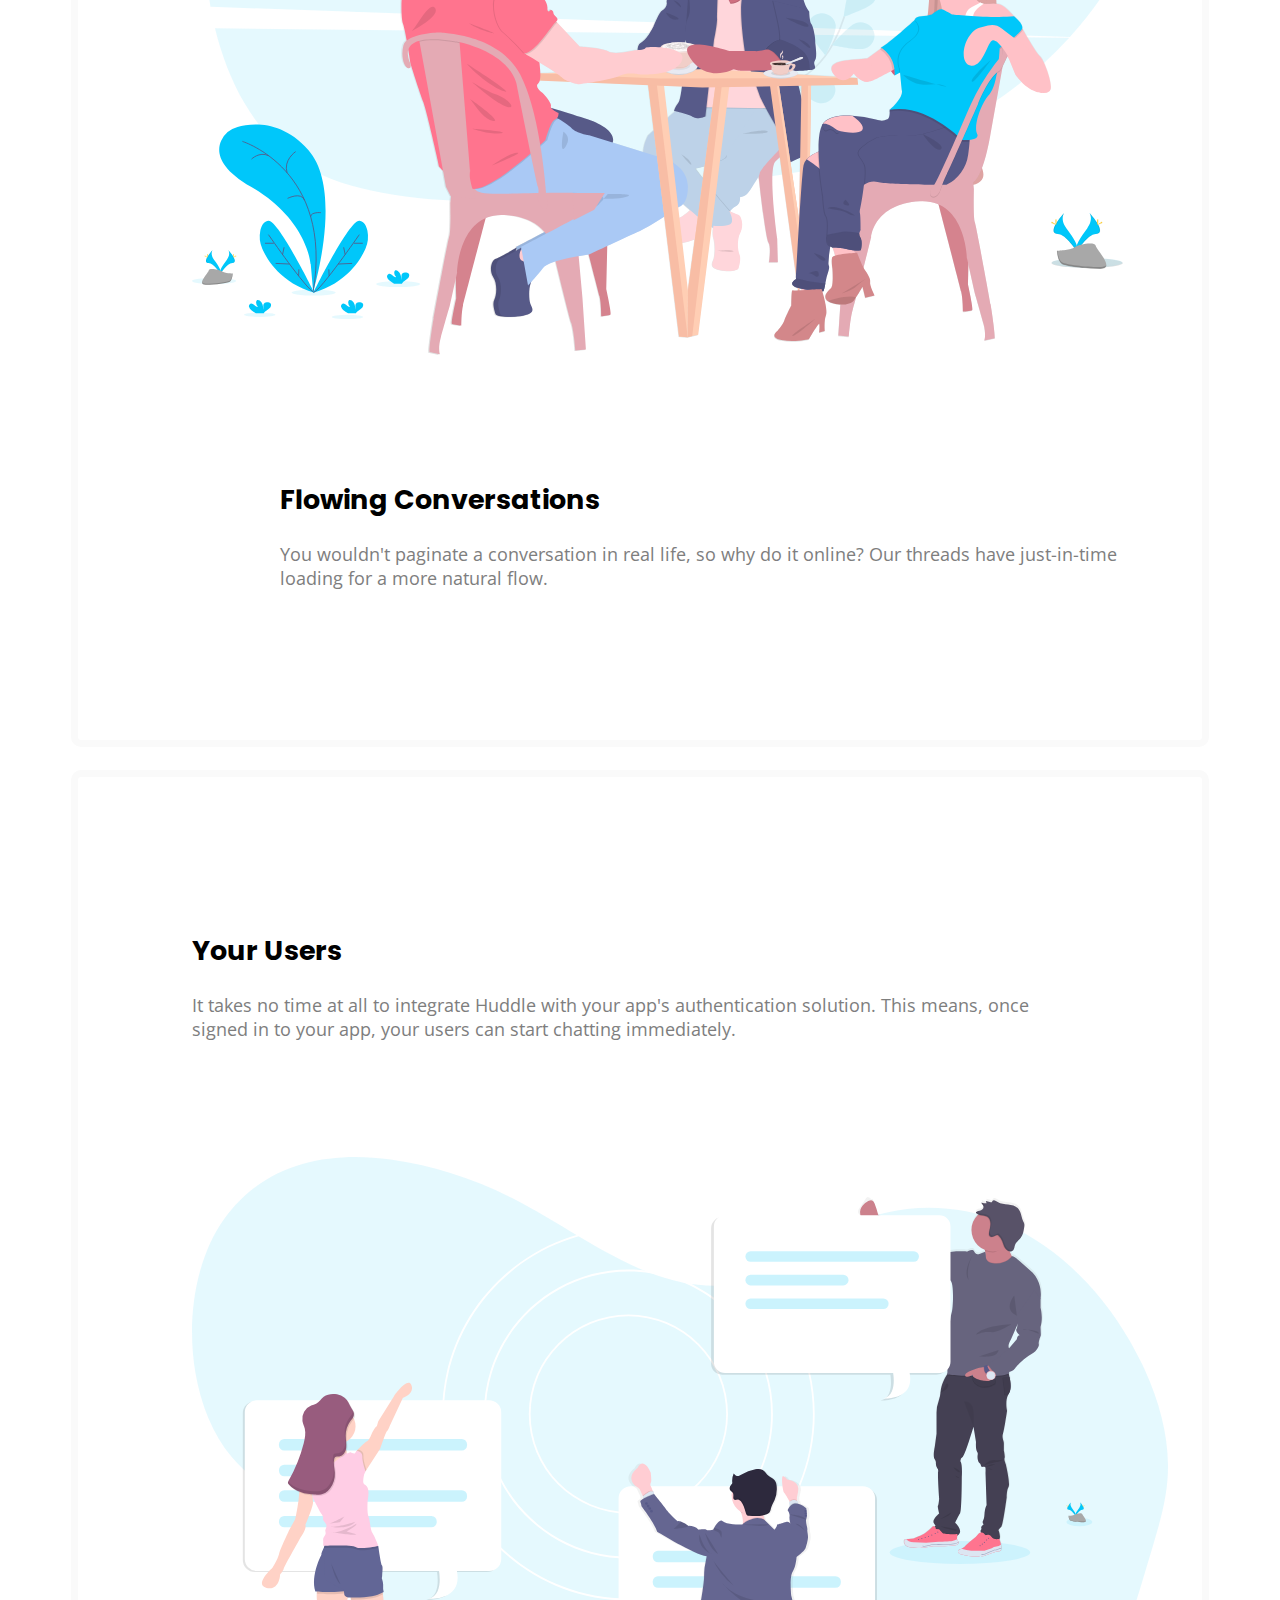
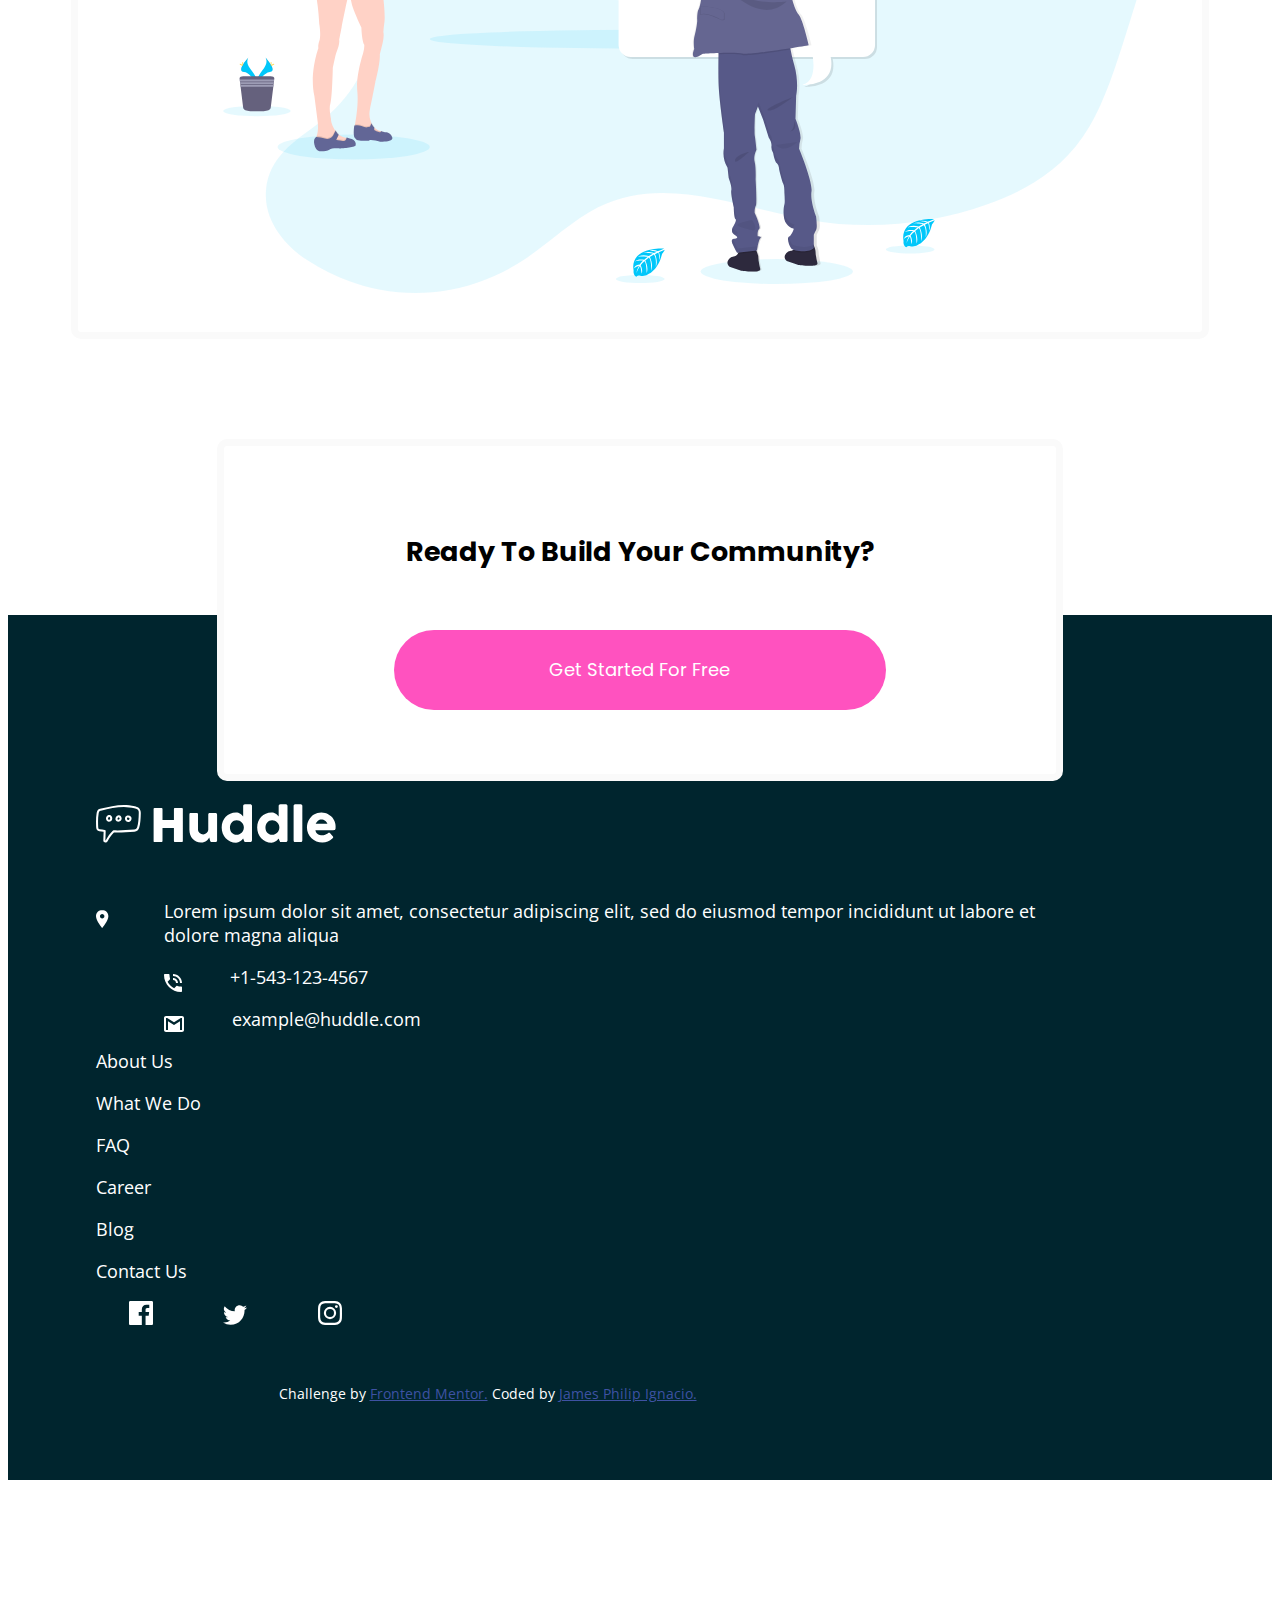
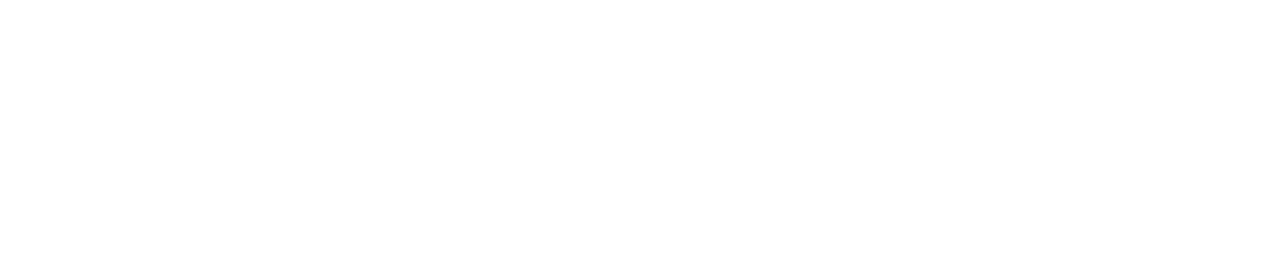
<file: huddle-landing-page-with-alternating-feature-blocks/index.html>
<!DOCTYPE html>
<html lang="en">

<head>
  <meta charset="UTF-8">
  <meta name="viewport" content="width=device-width, initial-scale=1.0">
  <!-- displays site properly based on user's device -->

  <link rel="icon" type="image/png" sizes="32x32" href="./images/favicon-32x32.png">

  <title>Frontend Mentor | Huddle landing page with alternating feature blocks</title>


  <!-- bootstrap css link -->
  <link href="https://cdn.jsdelivr.net/npm/bootstrap@5.2.0-beta1/dist/css/bootstrap.min.css" rel="stylesheet"
    integrity="sha384-0evHe/X+R7YkIZDRvuzKMRqM+OrBnVFBL6DOitfPri4tjfHxaWutUpFmBp4vmVor" crossorigin="anonymous">

  <!-- fontgoogle -->
  <link href="https://fonts.googleapis.com/css2?family=Open+Sans:wght@400;700&family=Poppins:wght@600&display=swap"
    rel="stylesheet">

  <link rel="stylesheet" href="style.css">
</head>

<body>

  <!-- section 1 -->
  <section id="section1">
    <img src="images/logo.svg" alt="" class="logo">
    <button class="button1">Try It Free</button>

    <div class="row">
      <div class="col-lg-6 col-sm-12">
        <h1>Build The Community Your Fans Will Love</h1>

        <p>Huddle re-imagines the way we build communities. You have a voice, but so does your audience.
          Create connections with your users as you engage in genuine discussion.</p>
        <button class="button2">Get Started For Free</button>
      </div>
      <div class="col-lg-6 col-sm-12">
        <img src="images/illustration-mockups.svg" alt="" class="illustration">
      </div>
    </div>
  </section>

  <!-- section 2 -->
  <section id="section2">
    <div class="row features-div">
      <div class="mobile-img-div">
        <img src="images/illustration-grow-together.svg" alt="" class="mobile-img">
      </div>

      <div class="col-lg-7 col-sm-12 first-feature-text">
        <h2>Grow Together</h2>
        <p>Generate meaningful discussions with your audience and build a strong, loyal community.
          Think of the insightful conversations you miss out on with a feedback form.</p>
      </div>
      <div class="col-lg-5 desktop-img-div">
        <img src="images/illustration-grow-together.svg" alt="" class="desktop-img">
      </div>
    </div>

    <div class="row features-div">
      <div class="col-lg-5 col-sm-12">
        <img src="images/illustration-flowing-conversation.svg" alt="" class="second-feature-img">
      </div>
      <div class="col col-lg-7 col-sm-12 second-feature-text">
        <h2>Flowing Conversations</h2>
        <p>You wouldn't paginate a conversation in real life, so why do it online? Our threads
          have just-in-time loading for a more natural flow.</p>
      </div>
    </div>

    <div class="row features-div">
      <div class="mobile-img-div">
        <img src="images/illustration-your-users.svg" alt="" class="mobile-img">
      </div>
      <div class="col-lg-7 col-sm-12 third-feature-text">
        <h2>Your Users</h2>
        <p>It takes no time at all to integrate Huddle with your app's authentication solution.
          This means, once signed in to your app, your users can start chatting immediately.</p>
      </div>
      <div class="col-lg-5 desktop-img-div">
        <img src="images/illustration-your-users.svg" alt="" class="desktop-img">
      </div>
    </div>


    <div class="floating-div">
      <h2>Ready To Build Your Community?</h2>
      <button>Get Started For Free</button>
    </div>
  </section>

  <!-- footer section -->
  <section id="footer">

    <img src="images/logo2.svg" alt="" class="footer-logo">

    <div class="row">

      <div class="col-lg-5 contact">
        <img src="images/icon-location.svg" alt="" class="contact-icon contact-icon1">
        <p>Lorem ipsum dolor sit amet, consectetur adipiscing elit, sed do
          eiusmod
          tempor
          incididunt ut labore et dolore magna aliqua</p>
        <p><img src="images/icon-phone.svg" alt="" class="contact-icon">+1-543-123-4567</p>
        <p><img src="images/icon-email.svg" alt="" class="contact-icon">example@huddle.com</p>
      </div>

      <div class="col-lg-2">
        <p>About Us</p>
        <p>What We Do</p>
        <p>FAQ</p>
      </div>

      <div class="col-lg-2">
        <p>Career</p>
        <p>Blog</p>
        <p>Contact Us</p>
      </div>

      <div class="col-lg-3 social-media-icon-div">
        <img src="images/icon-facebook.svg" alt="" class="social-media-icon">
        <img src="images/icon-twitter.svg" alt="" class="social-media-icon">
        <img src="images/icon-instagram.svg" alt="" class="social-media-icon">
        <p>&copy; Copyright 2018 Huddle. All rights reserved.</p>
      </div>
    </div>

    <div class="attribution">
      <p> Challenge by <a href="https://www.frontendmentor.io?ref=challenge" target="_blank">Frontend Mentor.</a>
        Coded by <a href="https://www.linkedin.com/in/james-philip-ignacio-34a206208/">James Philip Ignacio.</a></p>
    </div>
  </section>


  <script src="https://cdn.jsdelivr.net/npm/bootstrap@5.2.0-beta1/dist/js/bootstrap.bundle.min.js"
    integrity="sha384-pprn3073KE6tl6bjs2QrFaJGz5/SUsLqktiwsUTF55Jfv3qYSDhgCecCxMW52nD2"
    crossorigin="anonymous"></script>
</body>

</html>
</file>
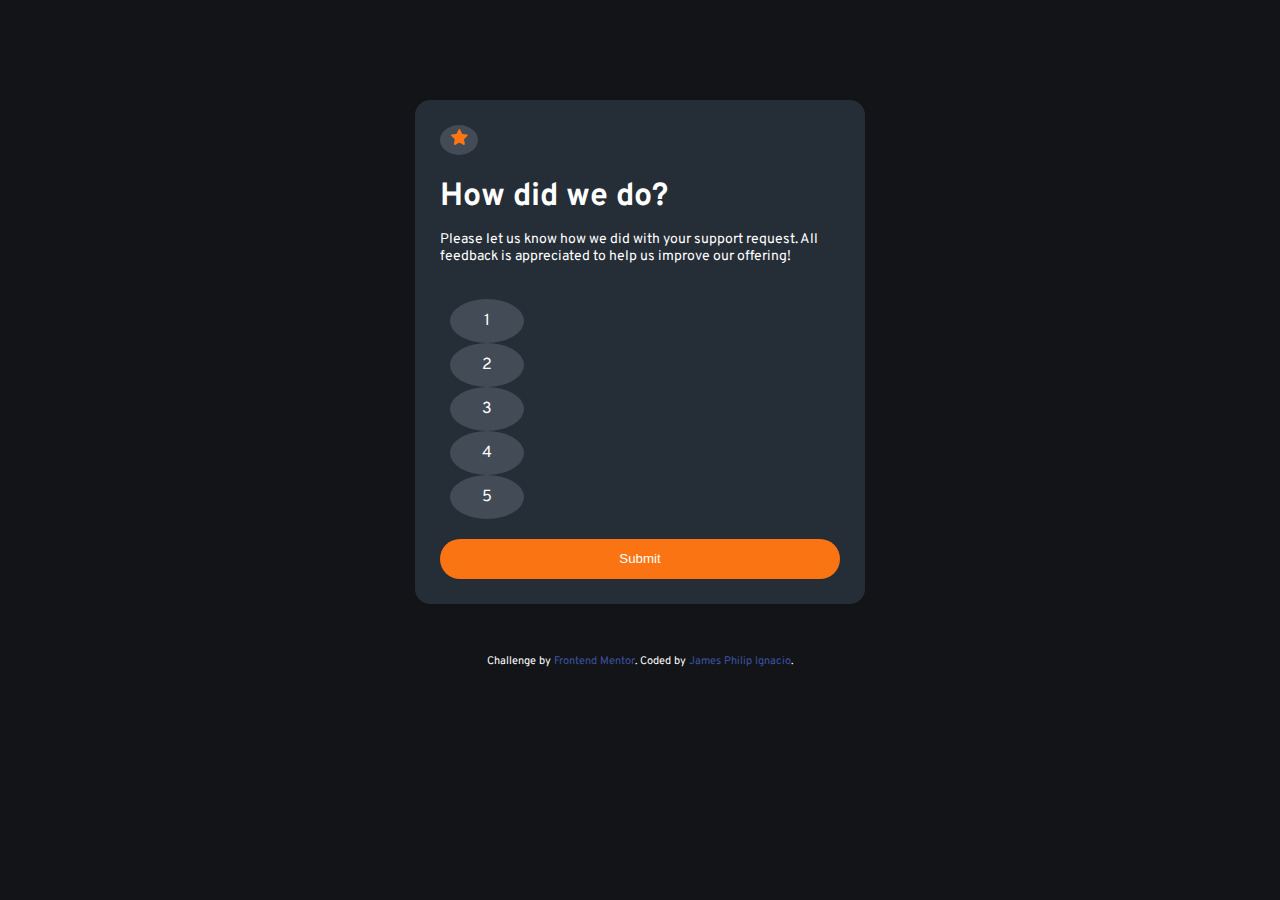
<file: interactive-rating/index.html>
<!DOCTYPE html>
<html lang="en">

<head>
  <meta charset="UTF-8">
  <meta name="viewport" content="width=device-width, initial-scale=1.0">
  <!-- displays site properly based on user's device -->

  <link rel="icon" type="image/png" sizes="32x32" href="./images/favicon-32x32.png">

  <title>Frontend Mentor | Interactive rating component</title>

  <!-- bootstrap css link -->
  <link href="https://cdn.jsdelivr.net/npm/bootstrap@5.2.0-beta1/dist/css/bootstrap.min.css" rel="stylesheet"
    integrity="sha384-0evHe/X+R7YkIZDRvuzKMRqM+OrBnVFBL6DOitfPri4tjfHxaWutUpFmBp4vmVor" crossorigin="anonymous">

  <!-- fontgoogle link -->
  <link href="https://fonts.googleapis.com/css2?family=Overpass:wght@400;700&display=swap" rel="stylesheet">

  <link rel="stylesheet" href="style.css">
</head>

<body>

  <!-- Rating state start -->
  <div class="main-div">
    <div class="img-div star">
      <img src="images/icon-star.svg" alt="star">
    </div>
    <p class="submitted rating-div"></p>
    <h1>How did we do?</h1>

    <p>Please let us know how we did with your support request. All feedback is appreciated
      to help us improve our offering!</p>

    <div class="row rate">
      <div class="col-lg-2 rate-btn" id="rate1">1</div>
      <div class="col-lg-2 rate-btn" id="rate2">2</div>
      <div class="col-lg-2 rate-btn" id="rate3">3</div>
      <div class="col-lg-2 rate-btn" id="rate4">4</div>
      <div class="col-lg-2 rate-btn" id="rate5">5</div>
    </div>

    <button class="submit-btn">Submit</button>
  </div>


  <div class="attribution">
    Challenge by <a href="https://www.frontendmentor.io?ref=challenge" target="_blank">Frontend Mentor</a>.
    Coded by <a href="https://www.linkedin.com/in/james-philip-ignacio-34a206208/">James Philip Ignacio</a>.
  </div>

  <!-- bootstrap js link -->
  <script src="https://cdn.jsdelivr.net/npm/bootstrap@5.2.0-beta1/dist/js/bootstrap.bundle.min.js"
    integrity="sha384-pprn3073KE6tl6bjs2QrFaJGz5/SUsLqktiwsUTF55Jfv3qYSDhgCecCxMW52nD2"
    crossorigin="anonymous"></script>


  <script src="https://ajax.googleapis.com/ajax/libs/jquery/3.6.0/jquery.min.js"></script>
  <script src="index.js"></script>
</body>

</html>
</file>
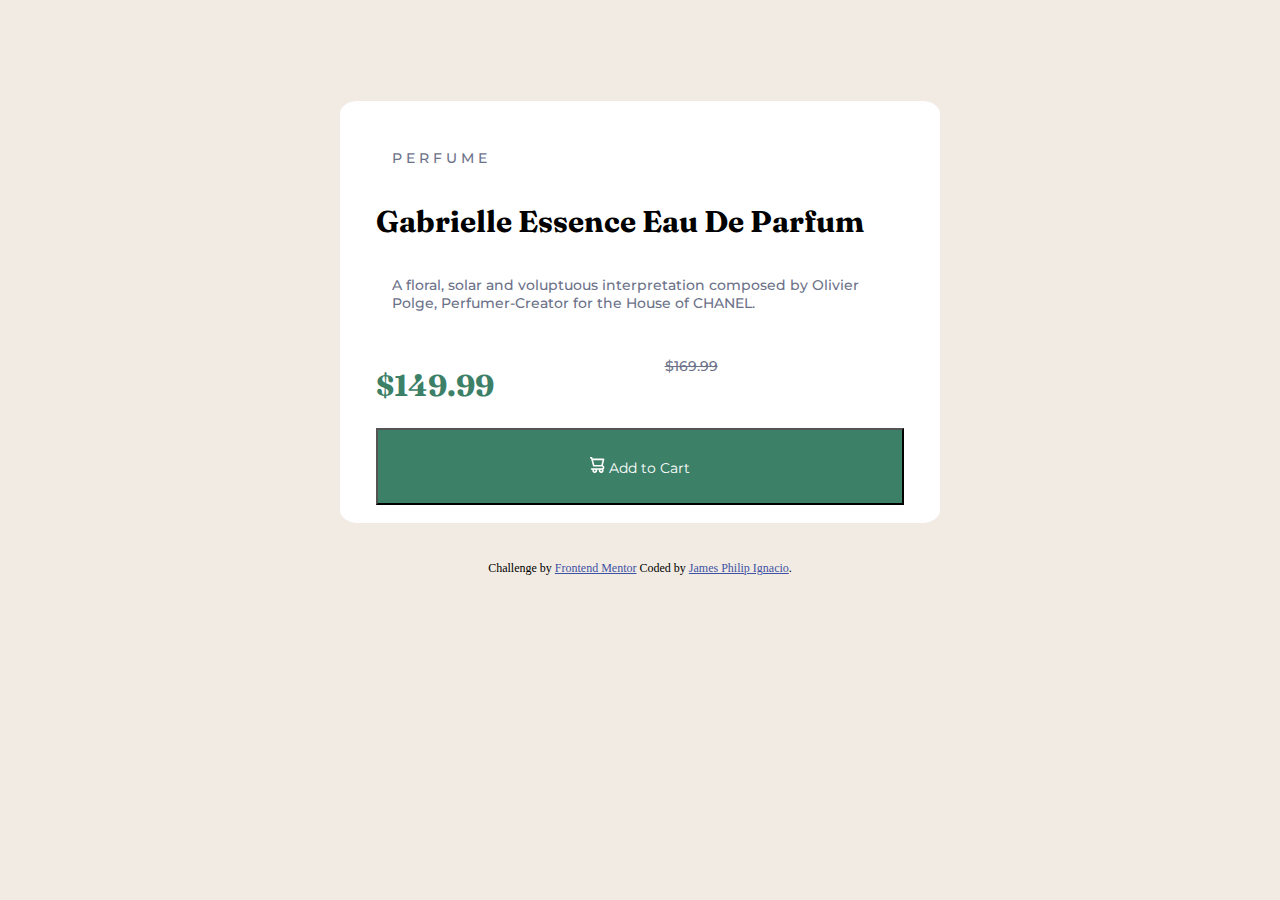
<file: product-preview-card/index.html>
<!DOCTYPE html>
<html lang="en">

<head>
  <meta charset="UTF-8">
  <meta name="viewport" content="width=device-width, initial-scale=1.0">
  <!-- displays site properly based on user's device -->

  <link rel="icon" type="image/png" sizes="32x32" href="./images/favicon-32x32.png">

  <title>Frontend Mentor | Product preview card component</title>

  <!-- bootstrap css link -->
  <link href="https://cdn.jsdelivr.net/npm/bootstrap@5.2.0-beta1/dist/css/bootstrap.min.css" rel="stylesheet"
    integrity="sha384-0evHe/X+R7YkIZDRvuzKMRqM+OrBnVFBL6DOitfPri4tjfHxaWutUpFmBp4vmVor" crossorigin="anonymous">

    <!-- fontgoogle link -->
  <link
    href="https://fonts.googleapis.com/css2?family=Fraunces:opsz,wght@9..144,700&family=Montserrat:wght@500;700&display=swap"
    rel="stylesheet">

  <link rel="stylesheet" href="style.css">
</head>

<body>
  <div class="container-fluid card-div">
    <div class="row">
      <div class="col-lg-6 col-md-12 img-div">
      </div>

      <div class="col-lg-6 col-md-12 info-div">
        <p>P E R F U M E</p>

        <h1>Gabrielle Essence Eau De Parfum</h1>

        <p>A floral, solar and voluptuous interpretation composed by Olivier Polge,
          Perfumer-Creator for the House of CHANEL.</p>

        <h2>$149.99</h2>
        <p class="orig-price"><s>$169.99</s></p>

        <button class="btn add-to-cart-btn"><img src="images/icon-cart.svg" alt="cart icon"> Add to Cart</button>
      </div>
    </div>
  </div>



  <div class="attribution">
    Challenge by <a href="https://www.frontendmentor.io?ref=challenge" target="_blank">Frontend Mentor</a>
    Coded by <a href="#">James Philip Ignacio</a>.
  </div>



  <!-- bootstrap js link -->
  <script src="https://cdn.jsdelivr.net/npm/bootstrap@5.2.0-beta1/dist/js/bootstrap.bundle.min.js"
    integrity="sha384-pprn3073KE6tl6bjs2QrFaJGz5/SUsLqktiwsUTF55Jfv3qYSDhgCecCxMW52nD2"
    crossorigin="anonymous"></script>
</body>

</html>
</file>
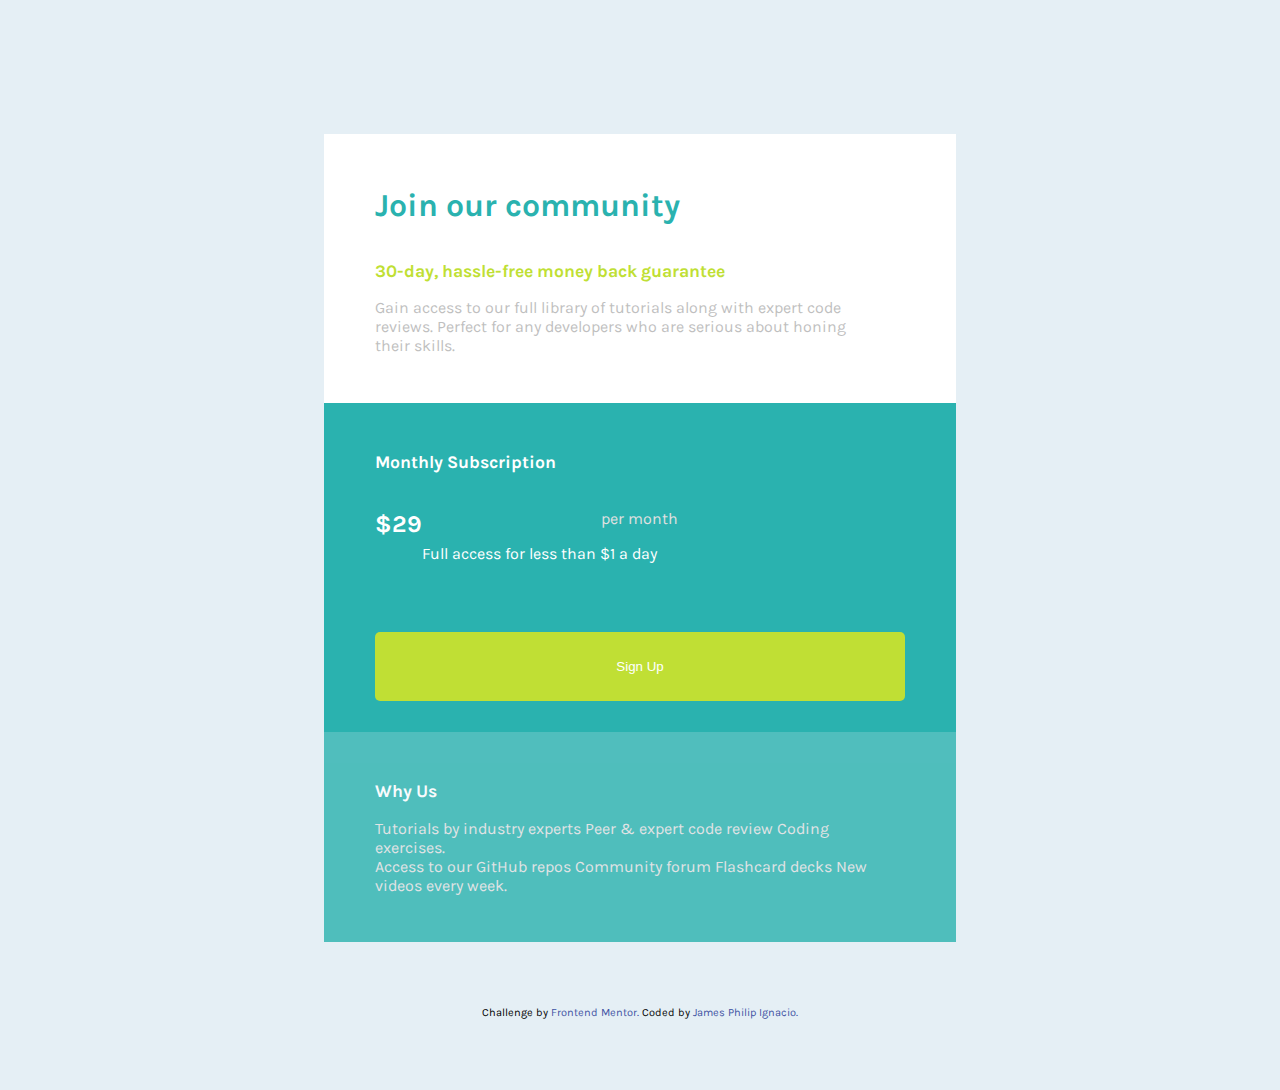
<file: single-price-grid/index.html>
<!DOCTYPE html>
<html lang="en">

<head>
  <meta charset="UTF-8">
  <meta name="viewport" content="width=device-width, initial-scale=1.0">
  <!-- displays site properly based on user's device -->

  <link rel="icon" type="image/png" sizes="32x32" href="./images/favicon-32x32.png">

  <title>Frontend Mentor | Single Price Grid Component</title>

  <!-- bootstrap css link -->
  <link href="https://cdn.jsdelivr.net/npm/bootstrap@5.2.0-beta1/dist/css/bootstrap.min.css" rel="stylesheet"
    integrity="sha384-0evHe/X+R7YkIZDRvuzKMRqM+OrBnVFBL6DOitfPri4tjfHxaWutUpFmBp4vmVor" crossorigin="anonymous">

  <!-- fontgoogle -->
  <link href="https://fonts.googleapis.com/css2?family=Karla:wght@400;700&display=swap" rel="stylesheet">


  <link rel="stylesheet" href="style.css">
</head>

<body>
  <div class="container-fluid">
    <div class="row">
      <div class="col-lg-12 title-div">
        <h1>Join our community</h1>

        <h3>30-day, hassle-free money back guarantee</h3>

        <p>Gain access to our full library of tutorials along with expert code reviews.
          Perfect for any developers who are serious about honing their skills.</p>
      </div>

      <div class="col-lg-6 col-md-12 price-div">
        <h3>Monthly Subscription</h3>

        <h2>&dollar;29 </h2>

        <p class="p1">per month</p>

        <p class="p2">Full access for less than &dollar;1 a day </p>

        <button class="sign-up-btn">Sign Up </button>
      </div>

      <div class="col-lg-6 col-md-12 intention-div">
        <h3>Why Us</h3>

        <p>Tutorials by industry experts Peer &amp; expert code review Coding exercises. <br> Access to our GitHub repos
          Community forum Flashcard decks New videos every week.</p>
      </div>
    </div>
  </div>

  <div class="attribution">
    Challenge by <a href="https://www.frontendmentor.io?ref=challenge" target="_blank">Frontend Mentor.</a>
    Coded by <a href="https://www.linkedin.com/in/james-philip-ignacio-34a206208/">James Philip Ignacio.</a>
  </div>

  <!-- bootstrap js link -->
  <script src="https://cdn.jsdelivr.net/npm/bootstrap@5.2.0-beta1/dist/js/bootstrap.bundle.min.js"
    integrity="sha384-pprn3073KE6tl6bjs2QrFaJGz5/SUsLqktiwsUTF55Jfv3qYSDhgCecCxMW52nD2"
    crossorigin="anonymous"></script>
</body>

</html>
</file>
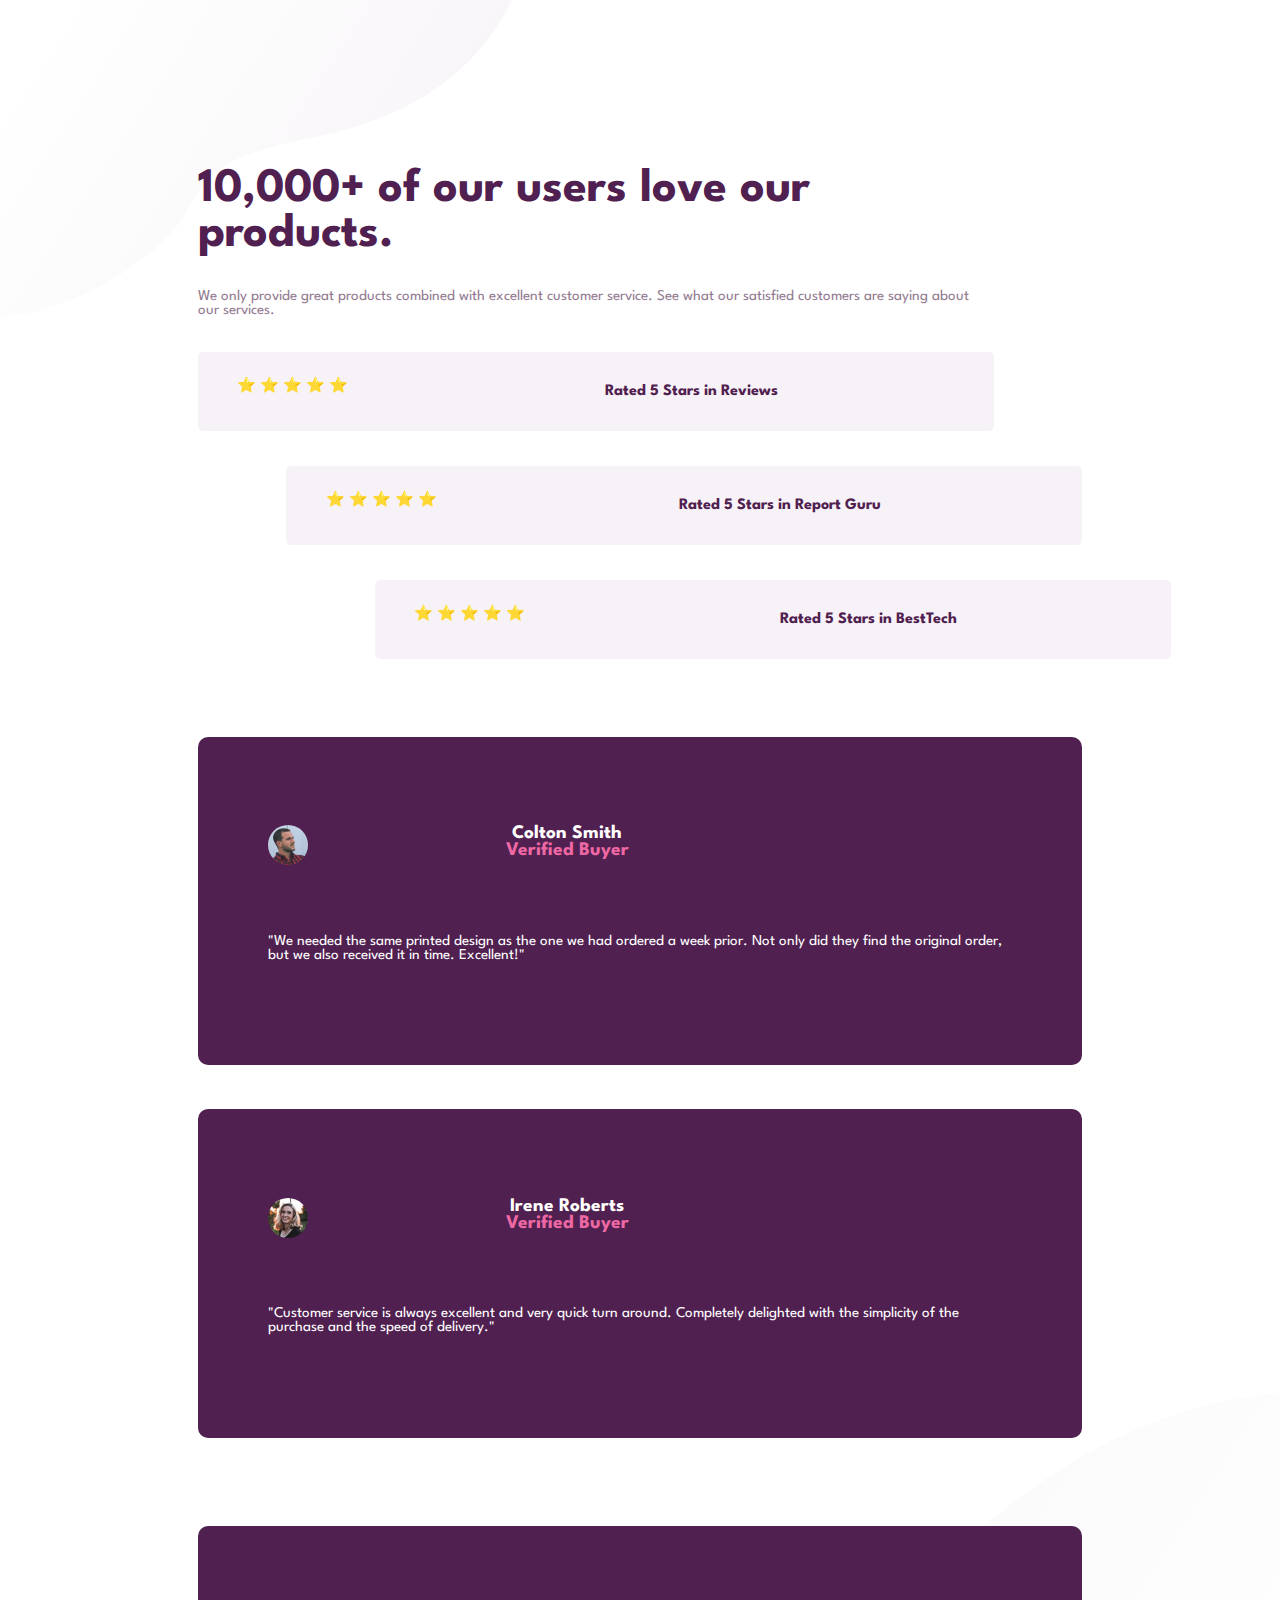
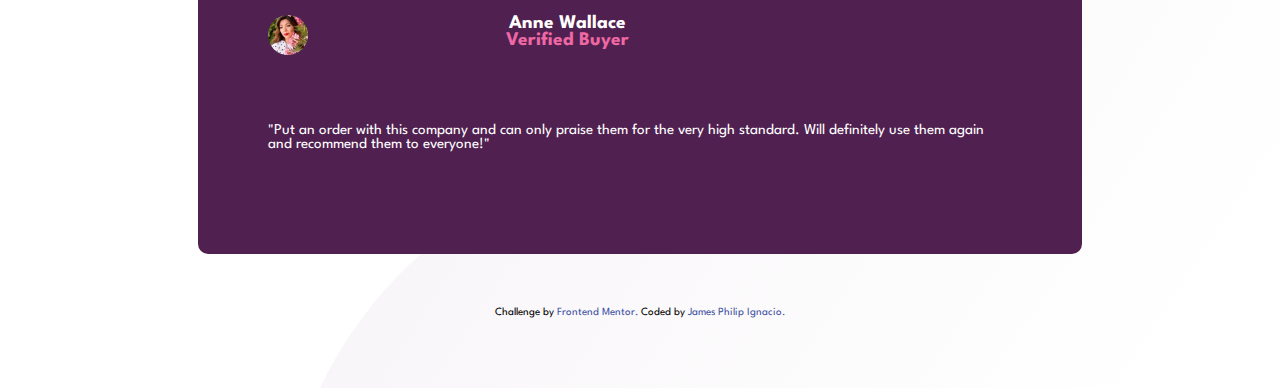
<file: social-proof-section-master/index.html>
<!DOCTYPE html>
<html lang="en">

<head>
  <meta charset="UTF-8" />
  <meta name="viewport" content="width=device-width, initial-scale=1.0" />
  <!-- displays site properly based on user's device -->

  <link rel="icon" type="image/png" sizes="32x32" href="./images/favicon-32x32.png" />

  <title>Frontend Mentor | Social proof section</title>


  <!-- bootstrap css link -->
  <link href="https://cdn.jsdelivr.net/npm/bootstrap@5.2.0-beta1/dist/css/bootstrap.min.css" rel="stylesheet"
    integrity="sha384-0evHe/X+R7YkIZDRvuzKMRqM+OrBnVFBL6DOitfPri4tjfHxaWutUpFmBp4vmVor" crossorigin="anonymous">
  <!-- fontgoogle -->
  <link href="https://fonts.googleapis.com/css2?family=League+Spartan:wght@400;500;700&display=swap" rel="stylesheet">


  <link rel="stylesheet" href="style.css">
</head>

<body>

  <div class="container-fluid main-div">
    <div class="row">
      <div class="col-lg-6 col-md-12 title-div">
        <h1>10,000+ of our users love our products.</h1>
        <p>We only provide great products combined with excellent customer service.
          See what our satisfied customers are saying about our services.</p>
      </div>

      <div class="col-lg-6 col-md-12 rating-div">
        <div class="rate-div rate-div1">
          <p>&#11088; &#11088; &#11088; &#11088; &#11088;</p>
          <h3>Rated 5 Stars in Reviews</h3>
        </div>

        <div class="rate-div rate-div2">
          <p>&#11088; &#11088; &#11088; &#11088; &#11088;</p>
          <h3>Rated 5 Stars in Report Guru</h3>
        </div>

        <div class="rate-div rate-div3">
          <p>&#11088; &#11088; &#11088; &#11088; &#11088;</p>
          <h3>Rated 5 Stars in BestTech</h3>
        </div>
      </div>
    </div>

    <div class="row reviewing-div">
      <div class="col-lg-4 col-md-12">
        <div class="review-div review-div1">
          <img src="images/image-colton.jpg" alt="">
          <h3>Colton Smith</h3>
          <h2>Verified Buyer</h2>
          <p>"We needed the same printed design as the one we had ordered a week prior.
            Not only did they find the original order, but we also received it in time.
            Excellent!"</p>
        </div>
      </div>

      <div class="col-lg-4 col-md-12">
        <div class="review-div review-div2">
          <img src="images/image-irene.jpg" alt="">
          <h3>Irene Roberts</h3>
          <h2>Verified Buyer</h2>
          <p>"Customer service is always excellent and very quick turn around. Completely
            delighted with the simplicity of the purchase and the speed of delivery."</p>
        </div>
      </div>

      <div class="col-lg-4 col-md-12">
        <div class="review-div review-div3">
          <img src="images/image-anne.jpg" alt="">
          <h3>Anne Wallace</h3>
          <h2>Verified Buyer</h2>
          <p>"Put an order with this company and can only praise them for the very high
            standard. Will definitely use them again and recommend them to everyone!"</p>
        </div>
      </div>
    </div>







    <div class="attribution">
      <div class="attribution">
        Challenge by <a href="https://www.frontendmentor.io?ref=challenge" target="_blank">Frontend Mentor.</a>
        Coded by <a href="https://www.linkedin.com/in/james-philip-ignacio-34a206208/">James Philip Ignacio.</a>
      </div>
    </div>
  </div>

  <!-- bootstrap js link -->
  <script src="https://cdn.jsdelivr.net/npm/bootstrap@5.2.0-beta1/dist/js/bootstrap.bundle.min.js"
    integrity="sha384-pprn3073KE6tl6bjs2QrFaJGz5/SUsLqktiwsUTF55Jfv3qYSDhgCecCxMW52nD2"
    crossorigin="anonymous"></script>
</body>

</html>
</file>
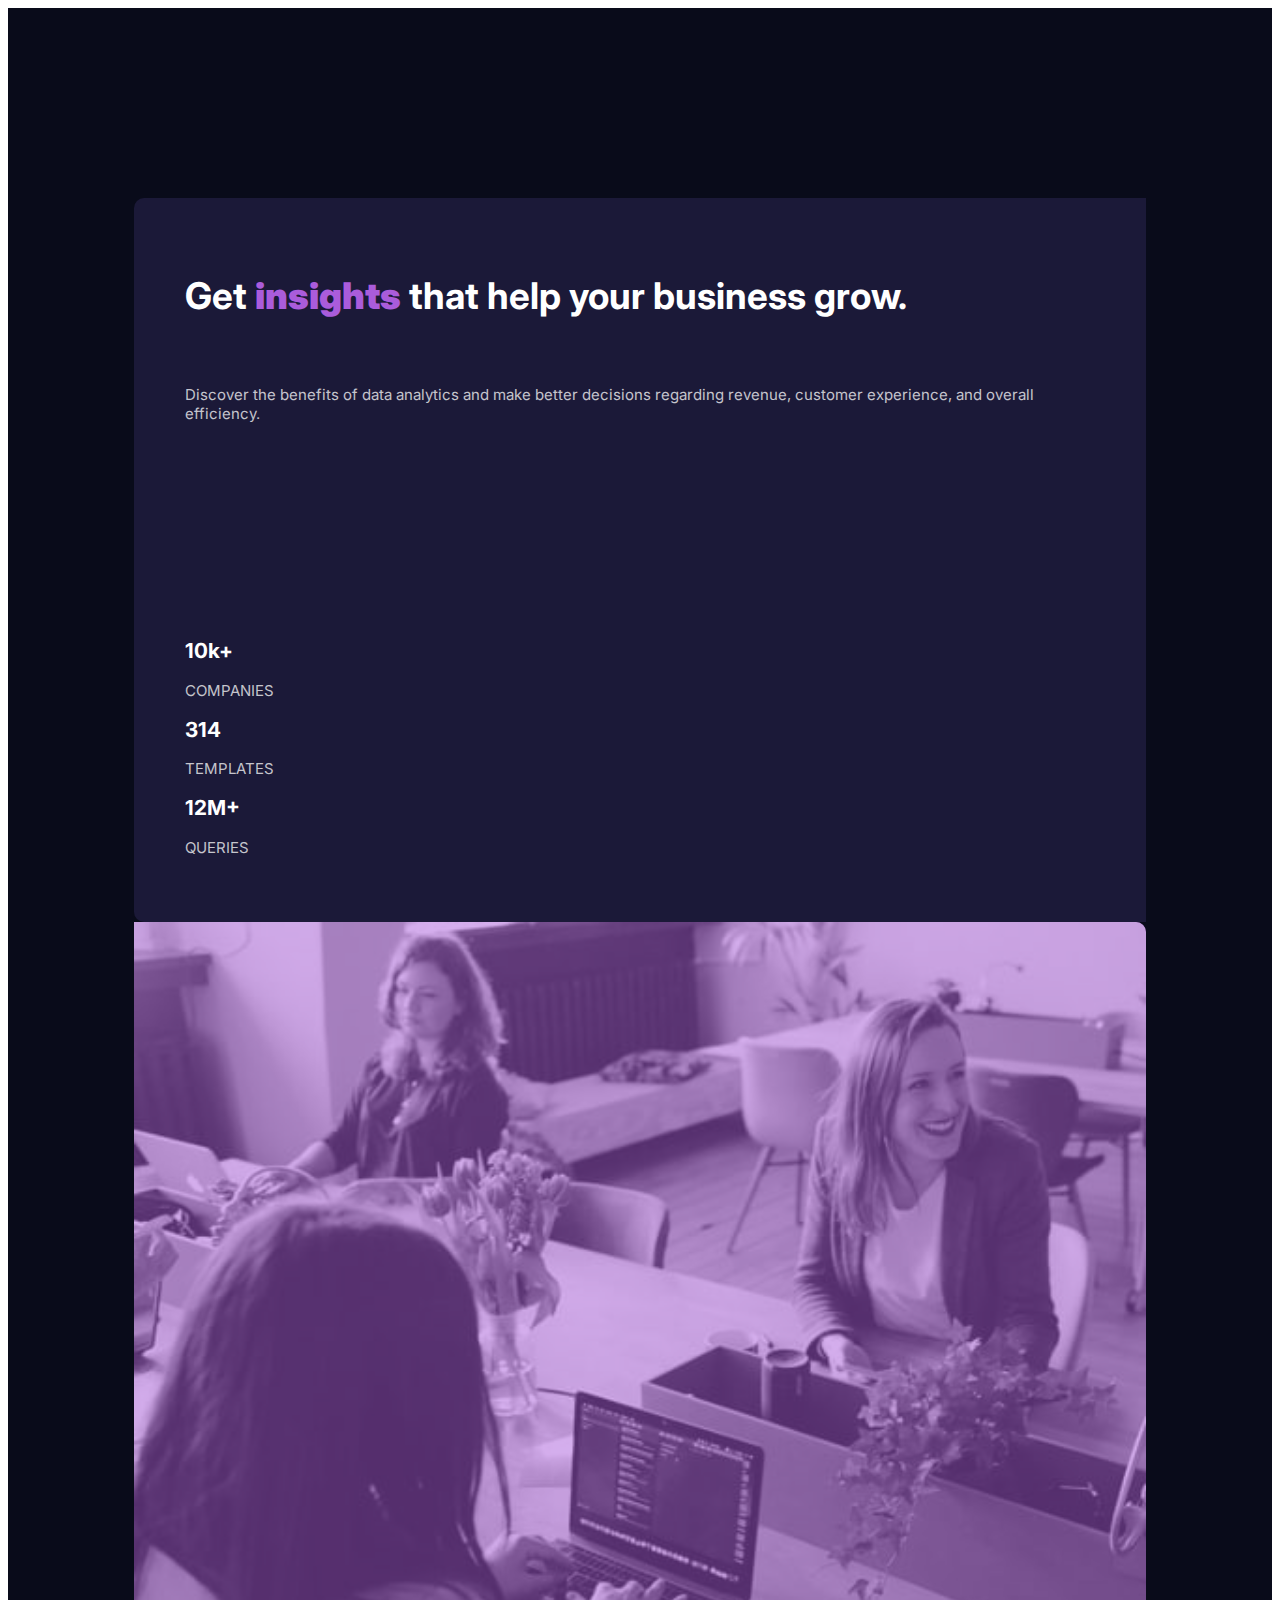
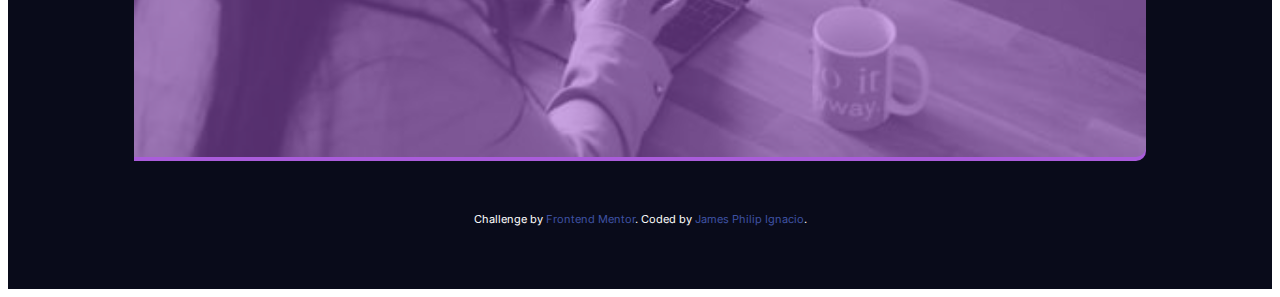
<file: stats-preview-card/index.html>
<!DOCTYPE html>
<html lang="en">

<head>
  <meta charset="UTF-8">
  <meta name="viewport" content="width=device-width, initial-scale=1.0">
  <!-- displays site properly based on user's device -->

  <link rel="icon" type="image/png" sizes="32x32" href="./images/favicon-32x32.png">

  <title>Frontend Mentor | Stats preview card component</title>

  <!-- bootstrap css link -->
  <link href="https://cdn.jsdelivr.net/npm/bootstrap@5.2.0-beta1/dist/css/bootstrap.min.css" rel="stylesheet"
    integrity="sha384-0evHe/X+R7YkIZDRvuzKMRqM+OrBnVFBL6DOitfPri4tjfHxaWutUpFmBp4vmVor" crossorigin="anonymous">
  <!-- fontgoogle -->
  <link href="https://fonts.googleapis.com/css2?family=Inter:wght@400;700&family=Lexend+Deca&display=swap"
    rel="stylesheet">


  <link rel="stylesheet" href="style.css">
</head>

<body>

  <div class="container-fluid title-div">
    <div class="row card-div">
      <div class="col-sm-12 mobile-img-div">
        <img src="images/image-header-mobile.jpg" alt="" class="mobile-img">
      </div>
      <div class="col-lg-6 col-sm-12 info-div">

        <h1>Get <strong>insights</strong> that help your business grow.</h1>
        <p>Discover the benefits of data analytics and make better decisions regarding revenue, customer
          experience, and overall efficiency.</p>

        <div class="row stats-div">
          <div class="col-lg-4">
            <h2>10k+</h2>
            <p>COMPANIES</p>
          </div>
          <div class="col-lg-4">
            <h2>314</h2>
            <p>TEMPLATES</p>
          </div>
          <div class="col-lg-4">
            <h2>12M+</h2>
            <p>QUERIES</p>
          </div>
        </div>

      </div>

      <div class="col-lg-6 col-sm-12 desktop-img-div">
        <img src="images/image-header-desktop.jpg" alt="" class="desktop-img">
      </div>
    </div>

    <div class="attribution">
      Challenge by <a href="https://www.frontendmentor.io?ref=challenge" target="_blank">Frontend Mentor</a>.
      Coded by <a href="https://www.linkedin.com/in/james-philip-ignacio-34a206208/">James Philip Ignacio</a>.
    </div>

  </div>



  <!-- bootstrap js link -->
  <script src="https://cdn.jsdelivr.net/npm/bootstrap@5.2.0-beta1/dist/js/bootstrap.bundle.min.js"
    integrity="sha384-pprn3073KE6tl6bjs2QrFaJGz5/SUsLqktiwsUTF55Jfv3qYSDhgCecCxMW52nD2"
    crossorigin="anonymous"></script>
</body>

</html>
</file>
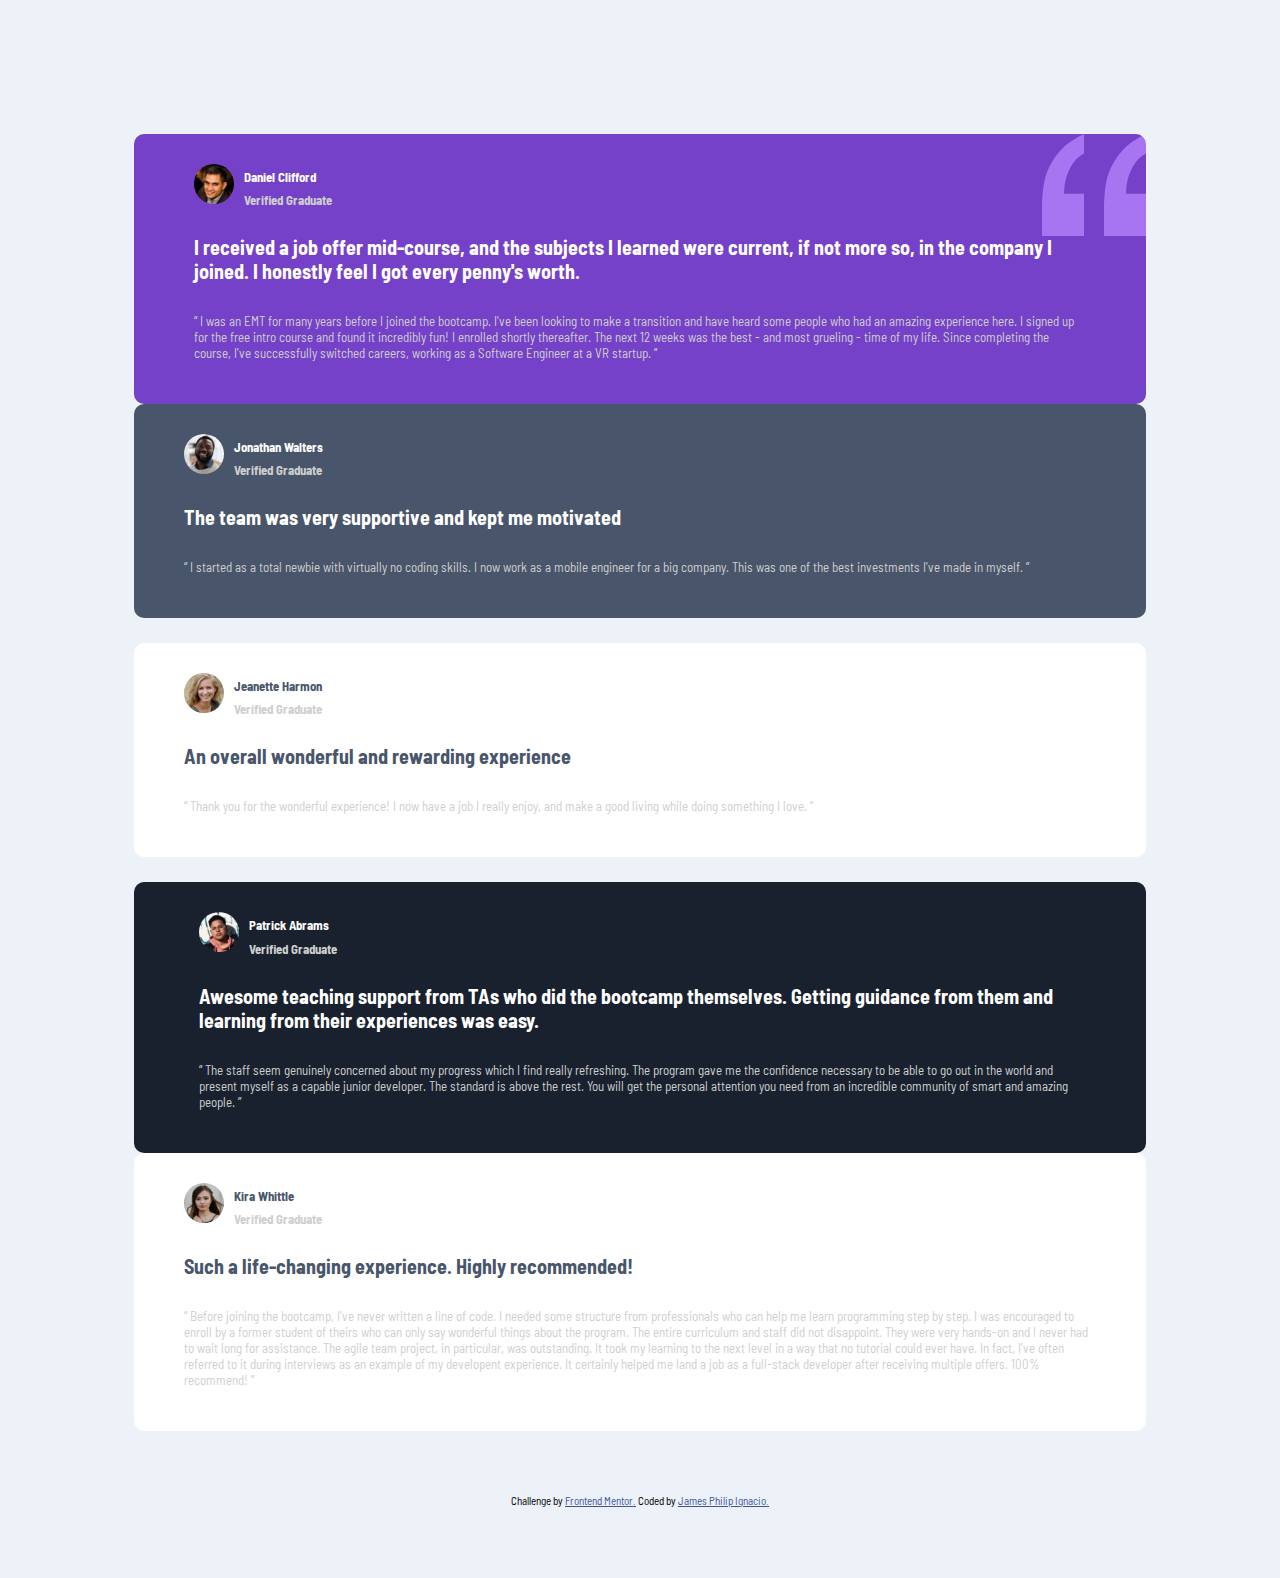
<file: testimonials-grid-section/index.html>
<!DOCTYPE html>
<html lang="en">

<head>
  <meta charset="UTF-8">
  <meta name="viewport" content="width=device-width, initial-scale=1.0">
  <!-- displays site properly based on user's device -->

  <link rel="icon" type="image/png" sizes="32x32" href="./images/favicon-32x32.png">

  <title>Frontend Mentor | [Challenge Name Here]</title>

  <!-- bootstrap css link -->
  <link href="https://cdn.jsdelivr.net/npm/bootstrap@5.2.0-beta1/dist/css/bootstrap.min.css" rel="stylesheet"
    integrity="sha384-0evHe/X+R7YkIZDRvuzKMRqM+OrBnVFBL6DOitfPri4tjfHxaWutUpFmBp4vmVor" crossorigin="anonymous">

  <!-- fontgoogle -->
  <link href="https://fonts.googleapis.com/css2?family=Barlow+Semi+Condensed:wght@500;600&display=swap"
    rel="stylesheet">


  <link rel="stylesheet" href="style.css">

</head>

<body>
  <div class="container-fluid">
    <div class="row">
      <div class="col-lg-9 col-md-12">
        <div class="row">
          <div class="col-lg-8 col-md-12">
            <div class="testimony1 testimonials">
              <img src="images/image-daniel.jpg" alt="">
              <h3>Daniel Clifford</h3>
              <h4>Verified Graduate</h4>

              <h2>I received a job offer mid-course, and the subjects I learned were current, if not more so,
                in the company I joined. I honestly feel I got every penny&apos;s worth.</h2>



              <p>“ I was an EMT for many years before I joined the bootcamp. I&apos;ve been looking to make a
                transition and have heard some people who had an amazing experience here. I signed up
                for the free intro course and found it incredibly fun! I enrolled shortly thereafter.
                The next 12 weeks was the best - and most grueling - time of my life. Since completing
                the course, I&apos;ve successfully switched careers, working as a Software Engineer at a VR startup. ”
              </p>
            </div>
          </div>

          <div class="col-lg-4 col-md-12">
            <div class="testimony2 testimonials">
              <img src="images/image-jonathan.jpg" alt="">
              <h3>Jonathan Walters </h3>
              <h4>Verified Graduate </h4>

              <h2>The team was very supportive and kept me motivated</h2>


              <p>“ I started as a total newbie with virtually no coding skills. I now work as a mobile engineer
                for a big company. This was one of the best investments I&apos;ve made in myself. ”</p>
            </div>
          </div>

          <div class="col-lg-4 col-md-12">
            <div class="testimony3 testimonials">
              <img src="images/image-jeanette.jpg" alt="">
              <h3>Jeanette Harmon</h3>
              <h4>Verified Graduate</h4>

              <h2>An overall wonderful and rewarding experience</h2>

              <p>“ Thank you for the wonderful experience! I now have a job I really enjoy, and make a good living
                while doing something I love. ”</p>
            </div>
          </div>

          <div class="col-lg-8 col-md-12">
            <div class="testimony4 testimonials">
              <img src="images/image-patrick.jpg" alt="">

              <h3>Patrick Abrams</h3>
              <h4>Verified Graduate </h4>

              <h2>Awesome teaching support from TAs who did the bootcamp themselves. Getting guidance from them and
                learning from their experiences was easy.</h2>

              <p>“ The staff seem genuinely concerned about my progress which I find really refreshing. The program
                gave me the confidence necessary to be able to go out in the world and present myself as a capable
                junior developer. The standard is above the rest. You will get the personal attention you need from
                an incredible community of smart and amazing people. ”</p>
            </div>

          </div>
        </div>
      </div>

      <div class="col-lg-3 col-md-12">
        <div class="row">
          <div class="col-lg-12">
            <div class="testimony5 testimonials">
              <img src="images/image-kira.jpg" alt="">
              <h3>Kira Whittle</h3>
              <h4>Verified Graduate</h4>

              <h2>Such a life-changing experience. Highly recommended!</h2>

              <p>“ Before joining the bootcamp, I&apos;ve never written a line of code. I needed some structure from
                professionals who can help me learn programming step by step. I was encouraged to enroll by a former
                student of theirs who can only say wonderful things about the program. The entire curriculum and staff
                did not disappoint. They were very hands-on and I never had to wait long for assistance. The agile team
                project, in particular, was outstanding. It took my learning to the next level in a way that no tutorial
                could ever have. In fact, I&apos;ve often referred to it during interviews as an example of my
                developent
                experience. It certainly helped me land a job as a full-stack developer after receiving multiple offers.
                100% recommend! ”</p>
            </div>
          </div>
        </div>
      </div>
    </div>
  </div>


  <div class="attribution">
    Challenge by <a href="https://www.frontendmentor.io?ref=challenge" target="_blank">Frontend Mentor.</a>
    Coded by <a href="https://www.linkedin.com/in/james-philip-ignacio-34a206208/">James Philip Ignacio.</a>
  </div>

  <!-- bootstrap js link -->
  <script src="https://cdn.jsdelivr.net/npm/bootstrap@5.2.0-beta1/dist/js/bootstrap.bundle.min.js"
    integrity="sha384-pprn3073KE6tl6bjs2QrFaJGz5/SUsLqktiwsUTF55Jfv3qYSDhgCecCxMW52nD2"
    crossorigin="anonymous"></script>
  </div>
</body>

</html>
</file>
<file: 3-column-preview-card/style.css>
body {
    font-family: Lexend Deca, sans-serif;
}

h2 {
    color: white;
    font-family: Big Shoulders Display, sans-serif;
    padding: 10% 0;
}

p {
    font-size: 15px;
    padding-bottom: 30%;
}

.main-div {
    color: rgb(230, 230, 230);
    padding: 10% 20% 5%;
}

.car-model {
    padding: 3% 4% 5%;
}

.sedans {
    background-color: hsl(31, 77%, 52%);
    border-top-left-radius: 10px;
    border-bottom-left-radius: 10px;
}

.suvs {
    background-color: hsl(184, 100%, 22%);
}

.luxury {
    background-color: hsl(179, 100%, 13%);
    border-top-right-radius: 10px;
    border-bottom-right-radius: 10px;
}


.learn-more-btn {
    background-color: white;
    width: 60%;
    height: 50px;
    font-size: 15px;
    border-radius: 25px;
    border: 0;
}

.learn-more-btn:hover {
    background-color: transparent;
    border: 1px solid white;
}

.sedans .learn-more-btn {
    color: hsl(31, 77%, 52%);
}

.suvs .learn-more-btn {
    color: hsl(184, 100%, 22%);
}

.luxury .learn-more-btn {
    color: hsl(179, 100%, 13%);
}

.sedans .learn-more-btn:hover {
    color: white;
}
.suvs .learn-more-btn:hover {
    color: white;
}
.luxury .learn-more-btn:hover {
    color: white;
}

.attribution {
    font-size: 11px;
    text-align: center;
    padding-bottom: 5%;
}

.attribution a {
    text-decoration: none;
}

@media screen and (max-width: 500px) { 

    .main-div {
        padding: 10% 10% 5%;
    }
    .car-model {
        padding: 15%;
    }
    

    .sedans {
        border-top-right-radius: 10px;
        border-top-left-radius: 10px;
        border-bottom-left-radius: 0;
    }
    
    .luxury {
        border-top-right-radius: 0;
        border-bottom-right-radius: 10px;
        border-bottom-left-radius: 10px;

    }
}
</file>
<file: clipboard-landing-page/style.css>
body {
    text-align: center;
    font-size: 18px;
    font-family: Bai Jamjuree, sans-serif;
    font-weight: 400;
}

h1,
h2,
h3 {
    font-weight: 600;
}

h1 {
    font-size: 2.5rem;
    margin-bottom: 3%;
}

h2 {
    font-size: 2.2rem;
}

p {
    color: hsl(201, 11%, 66%);
}

.row {
    --bs-gutter-x: 0;
}

/* section1 */
#section1 {
    background-image: url("images/bg-header-desktop.png");
    background-position: top;
    background-repeat: no-repeat;
    background-size: 100%;
    padding: 8% 28% 0;
}

#section1 img {
    margin-bottom: 5%;
    width: 20%;
}

#section1 button {
    border: 0;
    border-radius: 25px;
    color: white;
    font-weight: 600;
    font-size: 16px;
    padding: 5%;
    width: 65%;
}

.btn-ios {
    background-color: hsl(171, 66%, 44%);
    margin: 10% 0 0 30%;
}

.btn-mac {
    background-color: hsl(233, 100%, 69%);
    margin: 10% 30% 0 0;
}


/* section2 */
#section2 {
    padding: 0 25%;
    margin: 10% 0;
}

#section2 p {
    margin-top: 3%
}

/* section3 */
#section3 img {
    position: relative;
    right: 10%;
}

#section3 .content {
    text-align: left;
    padding: 10% 30% 0 15%;
}

#section3 h3 {
    font-size: 1.7rem;
    font-weight: 600;
    margin-top: 3%
}

#section3 p {
    margin: 3% 0 13%;
}


/* section 4 */
#section4 {
    margin: 10% 0;
    padding: 0 25%;
}

#section4 p {
    margin-top: 3%
}

/* section 5 */
#section5 {
    margin-bottom: 10%;
    padding: 0 25%;
}

#section5 p {
    margin-top: 3%
}

/* section 6 */
#section6 {
    margin-bottom: 10%;
    padding: 0 2%;
}

#section6 img {
    padding-bottom: 10%;
}

#section6 h3 {
    font-weight: 600;
    font-size: 1.6rem;
}

#section6 p {
    margin-top: 5%;
    padding: 0 7%;
}

/* section 7 */
#section7 {
    margin-bottom: 10%;
    padding: 0 2%;
}


/* section8 */
#section8 {
    padding: 0 25%;
    margin: 10% 0 5% 0;
}

#section8 p {
    margin-top: 3%
}

#section8 button {
    border: 0;
    border-radius: 25px;
    color: white;
    font-weight: 600;
    font-size: 16px;
    padding: 3%;
    width: 60%;
}

/* footer */
#footer {
    background-color: hsl(0, 0%, 95%);
    margin-top: 10%;
    padding: 3% 7%;
}

#footer .logo {
    width: 25%;
}

#footer ul {
    text-align: left;
    list-style-type: none;
}

#footer li {
    padding-bottom: 7%;
}

.social-media-icon {
    text-align: left;
    margin-top: 1%;
}

.social-media-icon img {
    margin-right: 7%;
}

.attribution {
    margin-top: 2%;
    font-size: 16px;
    text-align: center;
    text-decoration: none;
    color: black;
}

.attribution a {
    color: hsl(228, 45%, 44%);
    text-decoration: none;
}

.attribution p {
    color: black;
}

/* mobile style */
@media screen and (max-width: 450px) {

    /* section1 */
    #section1 {
        background-image: url("images/bg-header-mobile.png");
        padding: 30% 10% 0;
    }

    #section1 img {
        margin-bottom: 20%;
        width: 35%;
    }

    h1 {
        font-size: 2.2rem;
        margin-bottom: 5%;
    }

    #section1 p {
        margin-bottom: 10%;
    }

    #section1 button {
        font-size: 18px;
        padding: 3%;
        width: 100%;
        margin: 5% 0 0;
    }

    /* section2 */
    #section2 {
        padding: 0 10%;
        margin: 25% 0;
    }

    #section2 p {
        font-size: 18px;
        margin-top: 3%
    }

    /* section3 */

    #section3 {
        padding: 0 10%;
    }

    #section3 img {
        position: relative;
        right: 0;
        width: 100%;
    }

    #section3 .content {
        text-align: center;
        padding: 10% 7%;
    }

    /* section 4 */
    #section4 {
        padding: 0 10%;
    }

    #section4 p {
        font-size: 18px;
    }

    .img-between-sec4-5 {
        width: 100%;
    }

    /* section 5 */
    #section5 {
        padding: 0 10%;
        margin: 20% 0;
    }

    #section5 p {
        font-size: 18px;
    }

    /* section 6 */
    #section6 {
        margin-bottom: 10%;
        padding: 0 10%;
    }

    #section6 p {
        font-size: 18px;
        padding: 0;
        margin-bottom: 15%;
    }

    #section6 img {
        padding-bottom: 5%;
    }

    /* section 7 */
    #section7 {
        margin: 15% 0 20%;
        padding: 0 30%;
    }

    #section7 .col {
        margin-bottom: 30%;
    }

    /* section8 */
    #section8 {
        padding: 0 10%;
    }

    #section8 p {
        font-size: 18px;
    }

    #section8 button {
        font-size: 18px;
        padding: 3%;
        width: 100%;
        margin: 5% 0 0;
    }

    /* footer */
    #footer {
        margin-top: 20%;
        padding: 10% 10%;
    }

    #footer .logo {
        width: 20%;
        margin-bottom: 10%;
    }

    #footer ul {
        text-align: center;
        padding: 0;
        margin: 0;
    }

    #footer li {
        padding-bottom: 7%;
    }

    .social-media-icon {
        text-align: center;
        margin: 5% 0;
    }

    .attribution {
        margin-top: 15%;
    }
}
</file>
<file: fylo-landing-page-with-two-column-layout/style.css>
body {
    font-size: 18px;
    font-family: Open Sans, sans-serif;
}

.row {
    --bs-gutter-x: 0;
}

h1,
h2,
h3,
h4 {
    font-family: Raleway, sans-serif;
    font-weight: 700;
    color: hsl(243, 87%, 12%);
}

p {
    color: hsl(243, 87%, 12%);
}




/* heading section */
#heading {
    padding: 5%;
}

#heading .logo {
    float: left;
}

#heading p {
    float: left;
    margin-left: 5%;
    position: relative;
    left: 58%;
}





/* section 1 */

#section1 {
    padding: 0 5% 20%;
    background-image: url("images/bg-curve-desktop.svg");
    background-repeat: no-repeat;
    background-size: 100%;
    background-position: bottom;
}

#section1 .desktop-img,
.mobile-img {
    width: 100%;
}

#section1 .mobile-img {
    height: 0;
}

#section1 .left-div {
    padding: 7% 3% 0 0;
}

#section1 p {
    margin: 3% 0 5%
}

#section1 .textbox {
    float: left;
    height: 12%;
    margin-right: 3%;
    width: 52%;
    padding-left: 3%;
    border: 1px solid hsl(0, 0%, 75%);
}

#section1 button {
    background-color: hsl(224, 93%, 58%);
    border: 0;
    border-radius: 3px;
    color: white;
    font-size: 16px;
    height: 12%;
    width: 35%;
    font-weight: 700;
}

#section1 button:hover {
    opacity: 80%;
}





/* section 2 */

#section2 {
    padding: 0 5% 7%;
    background-color: #F8F8FE;
}

#section2 .desktop-img,
.mobile-img {
    width: 100%;
}

#section2 .mobile-img {
    height: 0;
}

#section2 h1 {
    margin-bottom: 5%;
}


#section2 .desktop-img {
    margin-top: 5%;
}

#section2 .top-left-div p {
    padding-right: 20%;
}

.top-left-div a {
    color: hsl(170, 45%, 43%);
}

.testimony {
    background-color: #ffff;
    font-size: 16px;
    margin-top: 7%;
    padding: 4%;
    width: 53%;
}

.testimony h3 {
    font-size: 1rem;
    margin: 6% 0 0;
}

.testimony h4 {
    font-size: .9rem;
    font-weight: 400;
}

.testimony .quotes {
    margin-bottom: 1%;
    width: 7%;
}

.testimony .avatar {
    float: left;
    width: 12%;
    border-radius: 50%;
    margin-right: 5%;
}



/* section 3 */

#section3 {
    padding: 7% 5%;
    background-color: hsl(238, 22%, 44%);
}

#section3 h2 {
    color: #ffff;
}

#section3 p {
    color: hsl(0, 0%, 90%);
    padding-right: 25%;
}

#section3 .textbox {
    height: 32%;
    width: 100%;
    margin-bottom: 2%;
    padding-left: 3%;
    border: 1px solid hsl(0, 0%, 75%);
}

#section3 button {
    background-color: hsl(224, 93%, 58%);
    border: 0;
    border-radius: 3px;
    color: white;
    height: 32%;
    width: 45%;
    font-size: 16px;
    font-weight: 700;
}

#section3 button:hover {
    opacity: 80%;
}





/* footer */

#footer {
    padding: 5% 5% 2%;
    background-color: hsl(243, 87%, 12%);
}

#footer .logo {
    margin-bottom: 2%;
}


#footer p {
    color: #ffff;
}

#footer .footerlinks {
    text-align: center;
}

#footer .social-media-icon-div {
    text-align: center;
}

.social-media-icon {
    margin: 3%;
}

.contact-icon {
    margin-right: 5%;
}

.attribution {
    text-align: center;
    margin-top: 3%;
}

.attribution a {
    text-decoration: none;
}




/* mobile design */

@media screen and (max-width: 450px) {

    #heading {
        margin-bottom: 20%;
    }

    #heading .logo {
        width: 30%;
    }

    #heading p {
        margin-left: 5%;
        left: 10%;
    }

    #section1 {
        text-align: center;
        padding-bottom: 40%;
        background-image: url("images/bg-curve-mobile.svg");
        background-size: 100%;
        padding: 0 3% 45%;
    }

    #section1 .mobile-img {
        height: 100%;
    }

    #section1 .left-div {
        padding: 0;
        margin-top: 20%;
    }

    #section1 p {
        margin: 5% 0;
    }

    #section1 .desktop-img {
        height: 0;
    }

    #section1 .textbox {
        height: 15%;
        margin: 5% 0;
        width: 100%;
    }

    #section1 button {
        height: 15%;
        width: 100%;
    }

    #section2 {
        text-align: center;
        padding: 0 3% 10%;
    }

    #section2 h1 {
        margin: 25% 0 10%;
        font-size: 1.3rem;
    }

    #section2 .top-left-div p {
        padding-right: 0;
    }

    #section2 .mobile-img {
        height: 100%;
    }

    #section2 .desktop-img {
        height: 0;
    }

    .testimony {
        display: block;
        margin: 10% auto;
        padding: 5%;
        text-align: justify;
        width: 90%;
    }

    #section3 {
        padding: 20% 3% 30%;
        text-align: center;
    }

    #section3 p {
        padding: 5%;
    }

    #section3 .textbox {
        height: 70%;
        width: 70%;
    }

    #section3 button {
        height: 70%;
        width: 70%;
    }

    #footer {
        padding: 15% 5% 5%;
    }

    #footer .logo {
        margin-bottom: 15%;
    }

    #footer .footerlinks {
        text-align: left;
        margin: 10% 0;
    }

    #footer .social-media-icon-div {
        margin-bottom: 10%;
    }

    .footerlinks .col-lg-6 {
        margin: 5% 0;
    }
}
</file>
<file: huddle-landing-page-with-alternating-feature-blocks/style.css>
body {
    font-size: 18px;
    font-family: Open Sans, sans-serif;
}

.row {
    --bs-gutter-x: 0;
}

h1 {
    font-family: Poppins, sans-serif;
    padding-right: 20%;
    margin: 10% 0 5% 0;
}

#section1 p {
    padding-right: 10%;
}

#section1 {
    padding: 5%;
    background-color: hsl(193, 100%, 96%);
    background-image: url("images/bg-hero-desktop.svg");
    background-size: 100%;
    background-repeat: no-repeat;
}


#section1 .logo {
    padding: 0 0 5% 0;
}

#section1 .illustration {
    width: 100%;
}

#section1 .button1 {
    float: right;
    font-family: Poppins, sans-serif;
    background-color: white;
    color: hsl(192, 100%, 9%);
    width: 15%;
    height: 50px;
    border-radius: 25px;
    border: none;
    font-size: 16px;
}

#section1 .button1:hover{
    color: hsl(191, 30%, 73%);
}

#section1 .button2 {
    font-family: Poppins, sans-serif;
    background-color: hsl(322, 100%, 66%);
    color: white;
    width: 45%;
    height: 60px;
    border-radius: 30px;
    border: none;
    margin-top: 3%;
    font-size: 16px;
}

#section1 .button2:hover{
    opacity: 70%;
}


/* section 2  */
#section2 {
    padding: 10% 5% 20%;
    background-color: rgb(255, 255, 255);
}

#section2 h2 {
    font-family: Poppins, sans-serif;
}

#section2 p {
    color: rgb(126, 126, 126);
}

#section2 img {
    width: 100%;
}

.features-div {
    background-color: rgb(255, 255, 255);
    margin-bottom: 2%;
    padding: 3% 3% 3% 10%;
    border-radius: 10px;
    border: 7px solid rgb(250, 250, 250);
}

#section2 .first-feature-text,
.third-feature-text {
    padding: 10% 10% 10% 0%;
}

#section2 .second-feature-text {
    padding: 10% 0% 10% 9%;
}

.floating-div {
    background-color: white;
    position: absolute;
    left: 0;
    right: 0;
    margin: 6% auto 0 auto;
    text-align: center;
    width: 55%;
    padding: 5% 5%;
    border-radius: 10px;
    border: 7px solid rgb(250, 250, 250);
    z-index: 1;
}

.floating-div button {
    font-family: Poppins, sans-serif;
    background-color: hsl(322, 100%, 66%);
    color: white;
    width: 70%;
    height: 80px;
    border-radius: 40px;
    border: none;
    margin-top: 5%;
    font-size: 18px;
}

.floating-div button:hover {
    opacity: 70%;
}


/* footer section */
#footer {
    background-color: hsl(192, 100%, 9%);
    color: white;
    padding: 15% 7% 5%;
}

.footer-logo {
    padding-bottom: 3%;
}

.contact p {
    padding-right: 12%;
}

.contact-icon {
    float: left;
    padding-right: 5%;
    margin-top: 1%;
}

.contact-icon1 {
    padding-bottom: 10%
}

.social-media-icon {
    padding: 0 3%;
}

.social-media-icon-div p {
    font-size: 14px;
    float: right;
    margin-top: 50%;
}

.mobile-img-div {
    height: 0;
}

.mobile-img {
    height: 0;
}

.attribution {
    margin-top: 5%;
    font-size: 14px;
    text-align: center;
}

.attribution a {
    color: hsl(228, 45%, 44%);
}

@media screen and (max-width: 500px) {

/* section 1 mobile */
    #section1 {
        background-image: url("images/bg-hero-mobile.svg");
        background-size: 100%;
        background-repeat: no-repeat;
    }

    #section1 .row {
        text-align: center;
    }

    #section1 .logo {
        text-align: left;
        width: 30%;
    }

    #section1 .button1 {
        width: 25%;
        height: 35px;
        border-radius: 17px;
        font-size: 14px;
    }

    h1 {
        padding: 10% 10% 0;
    }

    #section1 p {
        padding: 5% 10%;
    }

    #section1 .button2 {
        width: 70%;
        height: 50px;
        border-radius: 25px;
        margin-bottom: 15%;
    }

    /* section 2 mobile */
    #section2 {
        text-align: center;
        padding-bottom: 50%;
    }

    .mobile-img-div {
        height: 100%;
    }

    .mobile-img {
        height: 100%;
    }

    .desktop-img-div {
        height: 0;
    }

    .desktop-img {
        height: 0;
    }

    .features-div {
        margin-top: 12%;
        padding: 10%;
    }

    #section2 .first-feature-text,
    .third-feature-text {
        padding: 15% 0 0;
    }

    #section2 .second-feature-text {
        padding: 15% 0 0;
    }

    #section2 p{
        padding: 5% 0 0 0;
    }

    .floating-div button {
        width: 60%;
        height: 50px;
        font-size: 14px;
    }
    
    .floating-div {
        margin: 23% auto 0 auto;
        width: 95%;
        padding: 10% 0;
    }
    .floating-div h2 {
        font-size: 1.5rem;
    }

    /* footer mobile */
    #footer {
        padding: 30% 7% 5%;
    }
    .footer-logo {
        width: 45%;
    }

    #footer .contact{
        margin: 5% 0 10%;
    }

    .contact p {
        padding-right: 10%;
    }
    
    .contact-icon {
        float: left;
        padding-right: 5%;
        margin-top: 1%;
    }
    
    .contact-icon1 {
        padding-bottom: 15%
    }
    
    .social-media-icon-div {
        margin-top: 10%;
        text-align: center;
    }
    .social-media-icon-div p {
        
        float: none;
        margin: 10% 0 10%;
    } 
}
</file>
<file: interactive-rating/style.css>
body {
    background-color: hsl(216, 12%, 8%);
    color: white;
    font-family: overpass, sans-serif;
}

h1 {
    font-size: 2em;
    font-weight: 700;
    margin-bottom: 1%;
}

p {
    font-weight: 400;
    font-size: 14px;
}

.main-div {
    display: block;
    margin: 100px auto 50px;
    width: 400px;
    background-color: hsl(213, 19%, 18%);
    padding: 2% 2%;
    border-radius: 15px;
}


.star{
    background-color: hsl(216, 12%, 30%);
    width: 30px;
    text-align: center;
    padding: 1% 1%;
    margin-bottom: 5%;
    border-radius: 50%;
}

.rate-btn {
    width: 50px;
    padding: 3%;
    background-color: hsl(216, 12%, 30%);
    border-radius: 50%;
    text-align: center;
    margin-left: 10px;
    margin-right: 10px;
}
.row {
    justify-content: center;
    padding: 5% 0;
}

.rate-btn:hover {
    background-color: hsl(25, 97%, 53%);
}

.submit-btn {
    background-color: hsl(25, 97%, 53%);
    color: white;
    width: 100%;
    border-radius: 20px;
    height: 40px;
    border: 0;
}
.submit-btn:hover {
    background-color: white;
    color: hsl(25, 97%, 53%);
}

.clicked-rate {
    background-color: hsl(216, 12%, 54%);
}


.attribution a {
    text-decoration: none;
}


.submitted {
    text-align: center;
}
.thankyou-img {
    text-align: center;
    padding: 1% 1%;
    margin-bottom: 5%;
}
.rating-div {
    background-color: hsl(216, 12%, 30%);
    color: hsl(25, 97%, 53%);
    width: 50%;
    text-align: center;
    display: block;
    margin: auto;
    border-radius: 15px;
    padding: 1%;
    margin-bottom: 5%;
}

@media screen and (max-width: 400px) {

    .main-div {
        width: 350px;
    }

}
























.attribution {
    font-size: 11px;
    text-align: center;
}

.attribution a {
    color: hsl(228, 45%, 44%);
}
</file>
<file: product-preview-card/style.css>
body {
    background-color: hsl(30, 38%, 92%);
}

h1,
h2 {
    font-family: fraunces, sans-serif;
    font-size: 30px;
}

p {
    font-size: 14px;
    font-family: montserrat, sans-serif;
    font-weight: 500;
    color: hsl(228, 12%, 48%);
    padding: 3%;
}

h2 {
    float: left;
    color: hsl(158, 36%, 37%)
}

.card-div {
    width: 600px;
    display: block;
    margin: auto;
    margin-top: 8%;
    background-color: white;
    border-radius: 3%;
}

.img-div {
    padding: 0 0;
    background-image: url('images/image-product-desktop.jpg');
    background-size: cover;
    border-radius: 3%;
}

.info-div {
    padding: 3% 6%;
}

.add-to-cart-btn {
    background-color: hsl(158, 36%, 37%);
    color: hsl(0, 0%, 100%);
    font-family: montserrat, sans-serif;
    font-size: 14px;
    width: 100%;
    padding: 5%;
}

.orig-price {
    padding: 3%;
    text-align: center;
}

.attribution {
    font-size: 12px;
    text-align: center;
    padding: 3%;
}

.attribution a {
    color: hsl(228, 45%, 44%);
}


@media screen and (max-width: 400px) {

    .card-div {
        width: 350px;
    }

    .img-div {
        height: 300px;
        background-image: url('images/image-product-mobile.jpg');
    }

}
</file>
<file: single-price-grid/style.css>
body {
    background-color: hsl(204, 43%, 93%);
    font-family: Karla, sans-serif;
}

.container-fluid {
    padding: 10% 25% 5%;
}

h1,
h2,
h3 {
    font-weight: 700;
}

h1 {
    color: hsl(179, 62%, 43%);
    font-size: 2rem;
    padding-bottom: 3%;
}

.title-div h3 {
    color: hsl(71, 73%, 54%);
}

.title-div p {
    color: hsl(0, 0%, 75%);
}

h3 {
    font-size: 1.1rem;
}

.price-div h3,
.intention-div h3 {
    color: white;
}

.price-div h2 {
    color: white;
    float: left;
}

.price-div .p1 {
    width: 50%;
    text-align: center;
    margin-left: 25%;
    margin-top: 7%;
}

.price-div p,
.intention-div p {
    color: rgb(225, 225, 225);
}

.price-div .p2 {
    color: white;
}

p {
    font-size: 16px;
}

.title-div,
.price-div,
.intention-div {
    padding: 5% 8%;
}

.title-div,
.intention-div {
    padding-right: 13%;
}

.title-div {
    background-color: white;
}

.price-div {
    background-color: hsl(179, 62%, 43%);
}

.intention-div {
    background-color: hsl(179, 62%, 43%);
    opacity: 80%;
}


.sign-up-btn {
    background-color: hsl(71, 73%, 54%);
    color: white;
    border: 0;
    border-radius: 5px;
    padding: 5%;
    width: 100%;
    margin-top: 10%;
}

.sign-up-btn:hover {
    background-color: white;
    color: hsl(71, 73%, 54%);
}


.attribution {
    font-size: 11px;
    text-align: center;
    padding-bottom: 5%;
}

.attribution a {
    color: hsl(228, 45%, 44%);
    text-decoration: none;
}

@media screen and (max-width: 600px) {
    .container-fluid {
        padding: 20% 10% 5%;
    }

    h1 {
        font-size: 1.5rem;
    }

    h3 {
        font-size: 1rem;
    }

    p {
        font-size: 13px;
    }

    .price-div h3,
    .intention-div h3 {
        font-size: 1.1rem;
    }

    .price-div h2 {
        font-size: 2rem;
    }

    .price-div .p2 {
        margin-top: 7%;
        font-size: 16px;
        color: white;
    }

    .price-div .p1 {
        width: 25%;
        text-align: center;
        margin-left: 25%;
        margin-top: 7%;
    }

    .sign-up-btn {
        margin-top: 2%;
    }

    .intention-div {
        padding-right: 40%;
    }

}
</file>
<file: social-proof-section-master/style.css>
body {
    background-image: url("images/bg-pattern-top-desktop.svg"), url("images/bg-pattern-bottom-desktop.svg");
    background-position: top left, bottom right;
    background-size: 40%, 75%;
    background-repeat: no-repeat;
    font-family: League Spartan, "sans-serif";
}

h1 {
    font-size: 3rem;
    font-weight: 700;
    color: hsl(300, 43%, 22%);
}

p {
    font-size: 15px;
}

.main-div {
    padding: 10% 15% 5%;
}

.title-div {
    padding-right: 12%;
}

.title-div p {
    color: hsl(303, 10%, 53%)
}

.rate-div {
    margin-top: 4%;
    border-radius: 5px;
    background-color: hsl(300, 24%, 96%);
    width: 90%;

}

.rate-div2 {
    margin-left: 10%;
}

.rate-div3 {
    margin-left: 20%;
}

.rate-div h3 {
    font-size: 1rem;
    text-align: center;
    padding: 4% 0;
    color: hsl(300, 43%, 22%);
}

.reviewing-div {
    padding-top: 7%;
    color: white;
}

.rate-div p {
    float: left;
    margin: 3% 5%;
}

.review-div {
    background-color: hsl(300, 43%, 22%);
    border-radius: 10px;
    padding: 10% 8%;
    height: 90%;
}

.review-div2 {
    margin-top: 5%;
}

.review-div3 {
    margin-top: 10%;
}

.reviewing-div h3,
.reviewing-div h2 {
    font-size: 1.2rem;
    padding-right: 25%;
    margin: 0;
    text-align: center;
}

.reviewing-div h2 {
    color: hsl(333, 80%, 67%);
}

.reviewing-div p {
    margin-top: 10%;
}

.reviewing-div img {
    float: left;
    border-radius: 50%;
    height: 40px;
}

.attribution {
    font-size: 11px;
    text-align: center;
    padding-top: 3%;
}

.attribution a {
    color: hsl(228, 45%, 44%);
    text-decoration: none;
}


@media screen and (max-width: 500px) {
    body {
        background-image: url("images/bg-pattern-top-mobile.svg"), url("images/bg-pattern-bottom-mobile.svg");
        background-position: top left, bottom right;
        background-size: 100%, 100%;
        background-repeat: no-repeat;
        text-align: center;
    }

    h1 {
        font-size: 2.5rem;
    }

    .main-div {
        padding: 10% 15%;
    }

    .title-div {
        padding: 0 10%;
    }

    .rate-div {
        margin: 0;
        width: 100%;
        padding: 0 10%;
    }

    .rating-div {
        text-align: center;
    }

    .rate-div h3 {
        padding: 0;
    }

    .rate-div p {
        float: none;
        padding-top: 2%;
    }

    .reviewing-div h3,
    .reviewing-div h2 {
        font-size: 1.2rem;
        padding-right: 15%;
        margin: 0;
        text-align: center;
    }

    .review-div {
        padding: 5% 8%;
        height: 90%;
    }

    .review-div2 {
        margin: 0;
    }

    .review-div3 {
        margin: 0;
    }
}
</file>
<file: stats-preview-card/style.css>
body {
    font-size: 15px;
    font-family: Inter, sans-serif;
}

h1 {
    padding-bottom: 5%;
    font-size: 2.3rem;
    font-weight: 700;
}

h2 {
    font-size: 1.3rem;
    font-weight: 700;
}

p {
    font-size: 15px;
    color: hsla(0, 0%, 100%, 0.75);
}

strong {
    color: hsl(277, 64%, 61%);
}

.title-div {
    background-color: hsl(233, 47%, 7%);
    color: white;
    padding: 15% 10% 5% 10%;
}

.mobile-img-div {
    padding: 0;
    height: 0;
}

.mobile-img {
    height: 100%;
    width: 100%;
    opacity: 50%;
}

.desktop-img-div {
    padding: 0;
    background-color: hsl(277, 64%, 61%);
    border-top-right-radius: 10px;
    border-bottom-right-radius: 10px;
}

.desktop-img {
    height: 100%;
    width: 100%;
    opacity: 50%;
    border-top-right-radius: 10px;
    border-bottom-right-radius: 10px;
}

.info-div {
    background-color: hsl(244, 38%, 16%);
    padding: 5% 10% 5% 5%;
    border-top-left-radius: 10px;
    border-bottom-left-radius: 10px;
}

.attribution {
    font-size: 11px;
    text-align: center;
    padding-top: 5%;
}

.stats-div {
    margin-top: 25%;
}

.attribution a {
    color: hsl(228, 45%, 44%);
    text-decoration: none;
}


@media screen and (max-width: 994px) {

    .mobile-img-div {
        background-color: hsl(277, 64%, 61%);
        height: 50%;
        border-top-left-radius: 10px;
        border-top-right-radius: 10px;
    }
    .mobile-img {
        opacity: 50%;
        border-top-left-radius: 10px;
        border-top-right-radius: 10px;
    }

    .desktop-img-div {
        padding: 0;
        height: 0;
    }

    .info-div {
        text-align: center;
        border-top-left-radius: 0;
        border-bottom-left-radius: 10px;
        border-bottom-right-radius: 10px;
    }

    .stats-div {
        margin-top: 15%;
    }

}
</file>
<file: testimonials-grid-section/style.css>
body {
    background-color: hsl(210, 46%, 95%);
    font-family: Barlow Semi Condensed, "sans-serif";

}

h2 {
    font-size: 1.25rem;
}

h3 {
    font-size: .8rem;
    margin-top: 5px;
}

p {
    font-size: 13px;
    color: hsl(0, 0%, 81%);
    margin-top: 30px;
}

.testimony1 h2,
.testimony2 h2,
.testimony4 h2 {
    color: white;
}

.testimony1 h3,
.testimony2 h3,
.testimony4 h3 {
    color: white;
}

.testimony3 h2,
.testimony5 h2 {
    color: hsl(217, 19%, 35%)
}

.testimony3 h3,
.testimony5 h3 {
    color: hsl(217, 19%, 35%)
}

.testimonials h4 {
    font-size: .8rem;
    position: relative;
    bottom: 10px;
    color: hsl(0, 0%, 81%);
}

img {
    border-radius: 50%;
    float: left;
    height: 40px;
    margin-right: 10px;
}

.container-fluid {
    padding: 10% 10% 5%;
}

.testimonials {
    border-radius: 10px;
}

.testimony1 {
    background-image: url("images/bg-pattern-quotation.svg");
    background-repeat: no-repeat;
    background-position: top right;
    background-color: hsl(263, 55%, 52%);
    padding: 30px 60px;
}

.testimony2 {
    background-color: hsl(217, 19%, 35%);
    padding: 30px 50px;
    
}

.testimony3 {
    background-color: hsl(0, 0%, 100%);
    margin-top: 25px;
    padding: 30px 50px; 
}

.testimony4 {
    background-color: hsl(219, 29%, 14%);
    margin-top: 25px;
    padding: 30px 65px;
}

.testimony5 {
    background-color: hsl(0, 0%, 100%);
    padding: 30px 50px;
}




.attribution {
    font-size: 11px;
    text-align: center;
    padding-bottom: 5%;
}

.attribution a {
    color: hsl(228, 45%, 44%);
}

@media screen and (max-width: 500px) {
    .testimony2 {
        margin-top: 25px;
    }
    
    .testimony5 {
        margin-top: 25px;
    }
}
</file>
